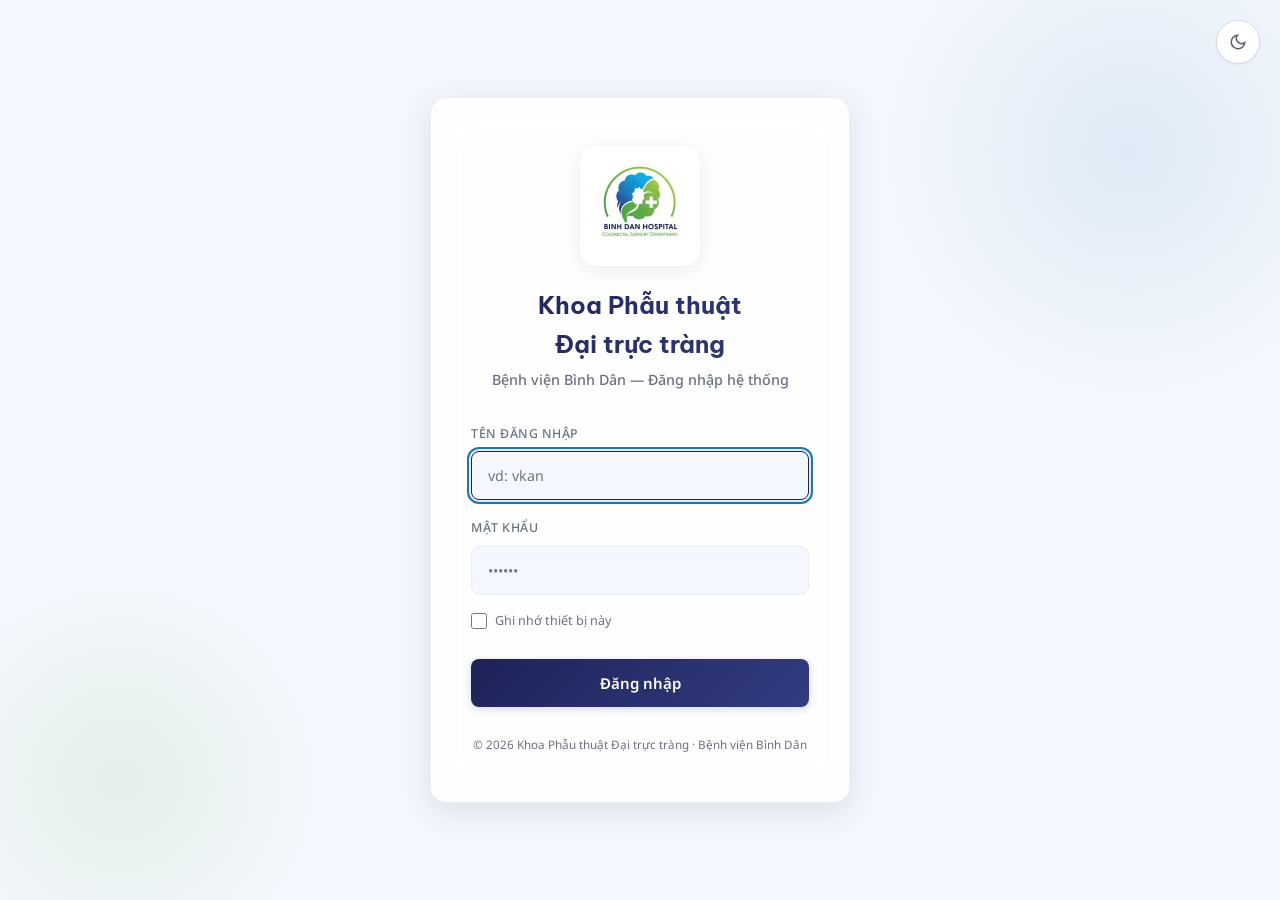
<file: index.html>
<!DOCTYPE html>
<html lang="vi">

<head>
    <!-- One-time cache migration — runs BEFORE any other script -->
    <script>
        (function () {
            var SCHEMA_MIGRATION_VER = '2609281105';
            var SW_BUILD_VER = '2611282010';
            window.SW_BUILD_VER = SW_BUILD_VER;
            var needMigration = localStorage.getItem('ptdtt_cache_ver') !== SCHEMA_MIGRATION_VER;
            var needSwUpdate = navigator.onLine !== false && localStorage.getItem('ptdtt_sw_build') !== SW_BUILD_VER;
            if (!needMigration && !needSwUpdate) return;
            localStorage.setItem('ptdtt_cache_ver', SCHEMA_MIGRATION_VER);
            localStorage.setItem('ptdtt_sw_build', SW_BUILD_VER);
            var hadController = Boolean(navigator.serviceWorker && navigator.serviceWorker.controller);
            // Nuke all service workers and caches
            if ('serviceWorker' in navigator) {
                navigator.serviceWorker.getRegistrations().then(function (regs) {
                    regs.forEach(function (r) { r.unregister(); });
                });
            }
            if ('caches' in window) {
                caches.keys().then(function (names) {
                    names.forEach(function (n) { caches.delete(n); });
                });
            }
            if (needMigration || hadController) {
                localStorage.removeItem('ptdtt_lastActivity');
                setTimeout(function () { location.reload(); }, 150);
            }
        })();
    </script>

    <meta charset="UTF-8">
    <meta name="viewport" content="width=device-width, initial-scale=1.0, viewport-fit=cover">
    <title>Khoa Phẫu thuật Đại trực tràng | Quản lý Khoa</title>
    <meta name="description" content="Hệ thống quản lý Khoa Phẫu thuật Đại trực tràng - Bệnh viện Bình Dân">
    <meta name="theme-color" content="#1D2357" media="(prefers-color-scheme: light)">
    <meta name="theme-color" content="#0C1022" media="(prefers-color-scheme: dark)">
    <meta name="apple-mobile-web-app-capable" content="yes">
    <meta name="apple-mobile-web-app-status-bar-style" content="black-translucent">
    <link rel="manifest" href="/manifest.json">
    <link rel="icon" href="img/favicon.ico" sizes="any">
    <link rel="icon" type="image/png" sizes="32x32" href="img/favicon-32.png">
    <link rel="apple-touch-icon" href="img/apple-touch-icon.png">
    <!-- P2.1: CSS bundle (26 files → 1 request). Build: bash build-css.sh -->
    <link rel="stylesheet" href="css/app.bundle.css?v=2611282010">
    <!-- U0 BUG-2: @keyframes shake + pulse chuyển vào base.css — xóa inline để tránh xung đột -->
    <!-- U0 Dark mode: set theme trước CSS bundle để tránh flash. Tôn trọng OS preference nếu chưa có saved theme -->
    <script>
        try {
            var _saved = localStorage.getItem('ptdtt_theme');
            var _t = _saved || (window.matchMedia && window.matchMedia('(prefers-color-scheme: dark)').matches ? 'dark' : 'light');
            document.documentElement.setAttribute('data-theme', _t);
        } catch (_) {}
    </script>
</head>

<body>
    <div id="app">
        <!-- Mobile-only top header -->
        <div class="mobile-header" id="mobile-header">
            <div class="mobile-header-left">
                <img src="img/logo-khoa.jpg" alt="Logo Khoa Phẫu thuật Đại trực tràng" class="mobile-header-logo">
                <span class="mobile-header-title" id="mobile-header-title">Tổng quan</span>
            </div>
            <div class="mobile-header-right" id="mobile-user-area">
                <!-- Populated by App.updateMobileHeader() -->
            </div>
        </div>
        <aside class="sidebar" id="sidebar">
            <div class="sidebar-logo">
                <div class="logo-icon">
                    <img src="img/logo-khoa.jpg" alt="Logo Khoa Phẫu thuật Đại trực tràng">
                </div>
                <div class="logo-text">
                    <span class="logo-title">Khoa Phẫu thuật</span>
                    <span class="logo-title">Đại trực tràng</span>
                </div>
            </div>
            <nav class="sidebar-nav" aria-label="Menu chính">
                <!-- Search button: / shortcut -->
                <button class="sidebar-search-btn" onclick="GlobalSearch.open()"
                    aria-label="Tìm kiếm" aria-keyshortcuts="/ Control+k Meta+k">
                    <svg viewBox="0 0 24 24" fill="none" stroke="currentColor" stroke-width="2" aria-hidden="true">
                        <circle cx="11" cy="11" r="8" />
                        <line x1="21" y1="21" x2="16.65" y2="16.65" />
                    </svg>
                    <span class="sidebar-search-label">Tìm kiếm...</span>
                    <span class="search-shortcut" aria-hidden="true">/ ⌘K</span>
                </button>
                <a role="button" tabindex="0" class="nav-item active" data-page="dashboard" id="nav-dashboard" aria-current="page" aria-label="Tổng quan" title="Tổng quan">
                    <svg class="nav-icon" width="20" height="20" viewBox="0 0 24 24" fill="none" stroke="currentColor" stroke-width="1.9" stroke-linecap="round" stroke-linejoin="round" aria-hidden="true">
                        <rect class="ni-fill" x="3" y="3" width="8" height="10" rx="2" fill="currentColor" stroke="none" />
                        <rect class="ni-fill" x="13" y="11" width="8" height="10" rx="2" fill="currentColor" stroke="none" />
                        <rect x="3" y="3" width="8" height="10" rx="2" />
                        <rect x="13" y="3" width="8" height="6" rx="2" />
                        <rect x="3" y="15" width="8" height="6" rx="2" />
                        <rect x="13" y="11" width="8" height="10" rx="2" />
                    </svg>
                    <span>Tổng quan</span>
                </a>
                <a role="button" tabindex="0" class="nav-item" data-page="surgery" id="nav-surgery" aria-label="Lịch mổ tuần" title="Lịch mổ tuần">
                    <svg class="nav-icon" width="20" height="20" viewBox="0 0 24 24" fill="none" stroke="currentColor" stroke-width="1.9" stroke-linecap="round" stroke-linejoin="round" aria-hidden="true">
                        <path class="ni-fill" d="M14.5 9.5L20.5 3.5C20.2 5.9 19.2 8.2 17.5 9.9L15.4 12L14.5 9.5Z" fill="currentColor" stroke="none" />
                        <path d="M3.5 20.5L13 11" />
                        <path d="M11.6 9.6L14.4 12.4L8.5 18.3C7.7 19.1 6.4 19.1 5.6 18.3C4.8 17.5 4.8 16.2 5.6 15.4L11.6 9.6Z" />
                        <path d="M14.4 9.6L20.5 3.5C20.3 6.1 19.2 8.4 17.4 10.2L14.4 12.4" />
                        <line x1="14" y1="20.5" x2="20.5" y2="20.5" stroke-dasharray="2.5 2.5" />
                    </svg>
                    <span>Lịch mổ tuần</span>
                </a>
                <a role="button" tabindex="0" class="nav-item" data-page="robot-schedule" id="nav-robot-schedule" aria-label="Điều phối Robot" title="Điều phối Robot">
                    <svg class="nav-icon" width="20" height="20" viewBox="0 0 24 24" fill="none" stroke="currentColor" stroke-width="1.9" stroke-linecap="round" stroke-linejoin="round" aria-hidden="true">
                        <rect class="ni-fill" x="4" y="7" width="16" height="12" rx="3.5" fill="currentColor" stroke="none" />
                        <rect x="4" y="7" width="16" height="12" rx="3.5" />
                        <path d="M12 7V4" />
                        <circle cx="12" cy="3" r="1.2" />
                        <path d="M2 12v2" />
                        <path d="M22 12v2" />
                        <circle cx="9.2" cy="12.5" r="1.3" fill="currentColor" stroke="none" />
                        <circle cx="14.8" cy="12.5" r="1.3" fill="currentColor" stroke="none" />
                        <path d="M9.5 16h5" />
                    </svg>
                    <span>Điều phối Robot</span>
                </a>
                <a role="button" tabindex="0" class="nav-item" data-page="surgery-approval" id="nav-surgery-approval" style="display:none" aria-label="Duyệt mổ khoa" title="Duyệt mổ khoa">
                    <svg class="nav-icon" width="20" height="20" viewBox="0 0 24 24" fill="none" stroke="currentColor" stroke-width="1.9" stroke-linecap="round" stroke-linejoin="round" aria-hidden="true">
                        <rect class="ni-fill" x="5" y="5" width="14" height="16" rx="2" fill="currentColor" stroke="none" />
                        <path d="M9 4.5H7a2 2 0 0 0-2 2V19a2 2 0 0 0 2 2h10a2 2 0 0 0 2-2V6.5a2 2 0 0 0-2-2h-2" />
                        <rect x="9" y="2.5" width="6" height="4" rx="1.2" />
                        <path d="M9 13.5l2.2 2.2 4.3-4.5" />
                    </svg>
                    <span>Duyệt mổ khoa</span>
                </a>
                <a role="button" tabindex="0" class="nav-item" data-page="rooms" id="nav-rooms" aria-label="Phòng bệnh" title="Phòng bệnh">
                    <svg class="nav-icon" width="20" height="20" viewBox="0 0 24 24" fill="none" stroke="currentColor" stroke-width="1.9" stroke-linecap="round" stroke-linejoin="round" aria-hidden="true">
                        <path class="ni-fill" d="M10 12.5h9a2 2 0 0 1 2 2V17H10v-4.5z" fill="currentColor" stroke="none" />
                        <path d="M12 3.5v4" />
                        <path d="M10 5.5h4" />
                        <path d="M3 10v10" />
                        <path d="M21 15v5" />
                        <path d="M3 17h18" />
                        <circle cx="6.5" cy="13.5" r="1.5" />
                        <path d="M10 17v-4.5h8.5a2.5 2.5 0 0 1 2.5 2.5V17" />
                    </svg>
                    <span>Phòng bệnh</span>
                </a>
                <a role="button" tabindex="0" class="nav-item" data-page="reports" id="nav-reports" aria-label="Báo cáo" title="Báo cáo">
                    <svg class="nav-icon" width="20" height="20" viewBox="0 0 24 24" fill="none" stroke="currentColor" stroke-width="1.9" stroke-linecap="round" stroke-linejoin="round" aria-hidden="true">
                        <path class="ni-fill" d="M14 3H7a2 2 0 0 0-2 2v14a2 2 0 0 0 2 2h10a2 2 0 0 0 2-2V8l-5-5z" fill="currentColor" stroke="none" />
                        <path d="M14 3H7a2 2 0 0 0-2 2v14a2 2 0 0 0 2 2h10a2 2 0 0 0 2-2V8l-5-5z" />
                        <polyline points="14 3 14 8 19 8" />
                        <line x1="8.5" y1="8.5" x2="10.5" y2="8.5" />
                        <line x1="8.5" y1="12.5" x2="15.5" y2="12.5" />
                        <line x1="8.5" y1="16.5" x2="13.5" y2="16.5" />
                    </svg>
                    <span>Báo cáo</span>
                </a>
                <a role="button" tabindex="0" class="nav-item" data-page="staff-tracking" id="nav-staff-tracking" aria-label="Theo dõi NV" title="Theo dõi NV">
                    <svg class="nav-icon" width="20" height="20" viewBox="0 0 24 24" fill="none" stroke="currentColor" stroke-width="1.9" stroke-linecap="round" stroke-linejoin="round" aria-hidden="true">
                        <circle class="ni-fill" cx="9" cy="7.5" r="3.5" fill="currentColor" stroke="none" />
                        <path class="ni-fill" d="M2.5 20v-1.5a4.5 4.5 0 0 1 4.5-4.5h4a4.5 4.5 0 0 1 4.5 4.5V20z" fill="currentColor" stroke="none" />
                        <circle cx="9" cy="7.5" r="3.5" />
                        <path d="M2.5 20v-1.5a4.5 4.5 0 0 1 4.5-4.5h4a4.5 4.5 0 0 1 4.5 4.5V20" />
                        <path d="M16 11.5l2 2 4-4" />
                    </svg>
                    <span>Theo dõi NV</span>
                </a>
                <a role="button" tabindex="0" class="nav-item" data-page="schedule" id="nav-schedule" aria-label="Phân công tuần" title="Phân công tuần">
                    <svg class="nav-icon" width="20" height="20" viewBox="0 0 24 24" fill="none" stroke="currentColor" stroke-width="1.9" stroke-linecap="round" stroke-linejoin="round" aria-hidden="true">
                        <path class="ni-fill" d="M3 6.5a2 2 0 0 1 2-2h14a2 2 0 0 1 2 2V9.5H3V6.5z" fill="currentColor" stroke="none" />
                        <circle class="ni-fill" cx="17" cy="16.5" r="4.2" fill="currentColor" stroke="none" />
                        <path d="M21 10.5V6.5a2 2 0 0 0-2-2H5a2 2 0 0 0-2 2v12a2 2 0 0 0 2 2h6.5" />
                        <path d="M8 2.5v3" />
                        <path d="M16 2.5v3" />
                        <path d="M3 9.5h18" />
                        <circle cx="17" cy="16.5" r="4.2" />
                        <path d="M17 14.5v2l1.4 1" />
                    </svg>
                    <span>Phân công tuần</span>
                </a>
                <a role="button" tabindex="0" class="nav-item" data-page="staff" id="nav-staff" aria-label="Nhân sự" title="Nhân sự">
                    <svg class="nav-icon" width="20" height="20" viewBox="0 0 24 24" fill="none" stroke="currentColor" stroke-width="1.9" stroke-linecap="round" stroke-linejoin="round" aria-hidden="true">
                        <circle class="ni-fill" cx="8.5" cy="7.5" r="3.5" fill="currentColor" stroke="none" />
                        <path class="ni-fill" d="M2 20v-1.5a4.5 4.5 0 0 1 4.5-4.5h4a4.5 4.5 0 0 1 4.5 4.5V20z" fill="currentColor" stroke="none" />
                        <circle cx="8.5" cy="7.5" r="3.5" />
                        <path d="M2 20v-1.5a4.5 4.5 0 0 1 4.5-4.5h4a4.5 4.5 0 0 1 4.5 4.5V20" />
                        <path d="M16 4.5a3.2 3.2 0 0 1 0 6.2" />
                        <path d="M22 20v-1.5a4 4 0 0 0-3-3.8" />
                    </svg>
                    <span>Nhân sự</span>
                </a>
                <a role="button" tabindex="0" class="nav-item" data-page="plans" id="nav-plans" aria-label="Kế hoạch" title="Kế hoạch">
                    <svg class="nav-icon" width="20" height="20" viewBox="0 0 24 24" fill="none" stroke="currentColor" stroke-width="1.9" stroke-linecap="round" stroke-linejoin="round" aria-hidden="true">
                        <path class="ni-fill" d="M3 6.5a2 2 0 0 1 2-2h14a2 2 0 0 1 2 2V9.5H3V6.5z" fill="currentColor" stroke="none" />
                        <rect x="3" y="4.5" width="18" height="16" rx="2.2" />
                        <path d="M8 2.5v3" />
                        <path d="M16 2.5v3" />
                        <path d="M3 9.5h18" />
                        <circle cx="8" cy="13.5" r="1" fill="currentColor" stroke="none" />
                        <line x1="11.5" y1="13.5" x2="16.5" y2="13.5" />
                        <circle cx="8" cy="17" r="1" fill="currentColor" stroke="none" />
                        <line x1="11.5" y1="17" x2="14.5" y2="17" />
                    </svg>
                    <span>Kế hoạch</span>
                </a>
                <a role="button" tabindex="0" class="nav-item" data-page="surgery-stats" id="nav-surgery-stats" aria-label="Thống kê PT" title="Thống kê PT">
                    <svg class="nav-icon" width="20" height="20" viewBox="0 0 24 24" fill="none" stroke="currentColor" stroke-width="1.9" stroke-linecap="round" stroke-linejoin="round" aria-hidden="true">
                        <rect class="ni-fill" x="5" y="14.5" width="3" height="5.5" rx="0.8" fill="currentColor" stroke="none" />
                        <rect class="ni-fill" x="10.5" y="12" width="3" height="8" rx="0.8" fill="currentColor" stroke="none" />
                        <rect class="ni-fill" x="16" y="9.5" width="3" height="10.5" rx="0.8" fill="currentColor" stroke="none" />
                        <path d="M3 20h18" />
                        <rect x="5" y="14.5" width="3" height="5.5" rx="0.8" />
                        <rect x="10.5" y="12" width="3" height="8" rx="0.8" />
                        <rect x="16" y="9.5" width="3" height="10.5" rx="0.8" />
                        <path d="M4.5 10.5L9.5 7l4 1.8L19.5 4" />
                        <path d="M16.5 4h3v3" />
                    </svg>
                    <span>Thống kê PT</span>
                </a>
                <a role="button" tabindex="0" class="nav-item" data-page="research" id="nav-research" aria-label="Sinh hoạt chuyên môn" title="Sinh hoạt chuyên môn">
                    <svg class="nav-icon" width="20" height="20" viewBox="0 0 24 24" fill="none" stroke="currentColor" stroke-width="1.9" stroke-linecap="round" stroke-linejoin="round" aria-hidden="true">
                        <rect class="ni-fill" x="3.5" y="4.5" width="17" height="11" rx="1.8" fill="currentColor" stroke="none" />
                        <path d="M2 4.5h20" />
                        <rect x="3.5" y="4.5" width="17" height="11" rx="1.8" />
                        <path d="M12 15.5v4.5" />
                        <path d="M8.5 20.5l3.5-3 3.5 3" />
                        <path d="M7.5 12l2.8-2.5 2.4 1.5 3.8-3" />
                    </svg>
                    <span>Sinh hoạt chuyên môn</span>
                </a>
                <a role="button" tabindex="0" class="nav-item" data-page="conferences" id="nav-conferences" aria-label="Hội nghị" title="Hội nghị">
                    <svg class="nav-icon" width="20" height="20" viewBox="0 0 24 24" fill="none" stroke="currentColor" stroke-width="1.9" stroke-linecap="round" stroke-linejoin="round" aria-hidden="true">
                        <circle class="ni-fill" cx="12" cy="12" r="9" fill="currentColor" stroke="none" />
                        <circle cx="12" cy="12" r="9" />
                        <ellipse cx="12" cy="12" rx="4" ry="9" />
                        <path d="M3 12h18" />
                        <path d="M5 7.5h14" />
                        <path d="M5 16.5h14" />
                    </svg>
                    <span>Hội nghị</span>
                </a>
                <a role="button" tabindex="0" class="nav-item" data-page="nckh" id="nav-nckh" style="display:none" aria-label="Nghiên cứu KH" title="Nghiên cứu KH">
                    <svg class="nav-icon" width="20" height="20" viewBox="0 0 24 24" fill="none" stroke="currentColor" stroke-width="1.9" stroke-linecap="round" stroke-linejoin="round" aria-hidden="true">
                        <path class="ni-fill" d="M2 9.5L12 4.5l10 5-10 5-10-5z" fill="currentColor" stroke="none" />
                        <path d="M2 9.5L12 4.5l10 5-10 5-10-5z" />
                        <path d="M6 11.8v4.7c0 1.4 2.7 3 6 3s6-1.6 6-3v-4.7" />
                        <path d="M21 10v6" />
                        <circle cx="21" cy="16.8" r="1" fill="currentColor" stroke="none" />
                    </svg>
                    <span>Nghiên cứu KH</span>
                </a>
                <a role="button" tabindex="-1" class="nav-item" data-page="patients" id="nav-patients" style="display:none" aria-hidden="true">
                    <span>Bệnh nhân</span>
                </a>
            </nav>
            <div class="sidebar-footer" id="sidebar-footer">
                <!-- U2: Dark mode toggle — xuất hiện cả khi chưa login để user có thể chọn theme trước -->
                <button
                    id="theme-toggle-btn"
                    class="theme-toggle-btn"
                    onclick="App.toggleTheme()"
                    aria-pressed="false"
                    aria-label="Giao diện tối"
                    title="Giao diện tối">
                    <!-- Icon được render bởi App._updateThemeToggleUI() -->
                    <svg width="16" height="16" viewBox="0 0 24 24" fill="none" stroke="currentColor" stroke-width="2" aria-hidden="true">
                        <path d="M21 12.79A9 9 0 1 1 11.21 3 7 7 0 0 0 21 12.79z"/>
                    </svg>
                </button>
                <!-- Dynamic user info rendered by App -->
            </div>
        </aside>

        <main class="main-content" id="main-content">
            <!-- Pages are rendered here by JS -->
        </main>
    </div>

    <!-- Modal Container -->
    <div class="modal-overlay" id="modal-overlay" aria-hidden="true">
        <div class="modal" id="modal" role="dialog" aria-modal="true" aria-labelledby="modal-title">
            <div class="modal-header">
                <h3 class="modal-title" id="modal-title"></h3>
                <button class="modal-close" id="modal-close" aria-label="Đóng"><span aria-hidden="true">&times;</span></button>
            </div>
            <div class="modal-body" id="modal-body"></div>
        </div>
    </div>
    <div id="robot-pctxh-print-root" aria-hidden="true"></div>

    <!-- Core: defer — execute in order after DOM parsed -->
    <script defer src="js/data.js?v=2611282010"></script>
    <script defer src="js/store.js?v=2611282010"></script>
    <script defer src="js/auth.js?v=2611282010"></script>
    <script defer src="js/staff-photos.js?v=2611282010"></script>
    <script defer src="js/utils.js?v=2611282010"></script>

    <!-- Page modules: defer — loaded after DOM ready, in document order -->
    <script>
        var REQUIRED_VER = '2611282010';
        if (typeof window !== 'undefined') window.REQUIRED_VER = REQUIRED_VER;
    </script>
    <script defer src="js/surgery-metrics.js?v=2611282010"></script>
    <script defer src="js/dashboard.js?v=2611282010"></script>
    <script defer src="js/staff.js?v=2611282010"></script>
    <script defer src="js/staff-tracking.js?v=2611282010"></script>
    <script defer src="js/tasks.js?v=2611282010"></script>
    <script defer src="js/plans.js?v=2611282010"></script>
    <script defer src="js/patients.js?v=2611282010"></script>
    <script defer src="js/schedule.js?v=2611282010"></script>
    <script defer src="js/surgery.js?v=2611282010"></script>
    <script defer src="js/robot-schedule.js?v=2611282010"></script>
    <script defer src="js/surgery-approval.js?v=2611282010"></script>
    <script defer src="js/emr.js?v=2611282010"></script>
    <script defer src="js/surgery-stats.js?v=2611282010"></script>
    <script defer src="js/research.js?v=2611282010"></script>
    <script defer src="js/conferences.js?v=2611282010"></script>
    <script defer src="js/nckh.js?v=2611282010"></script>
    <script defer src="js/reports.js?v=2611282010"></script>
    <script defer src="js/rooms.js?v=2611282010"></script>
    <script defer src="js/notifications.js?v=2611282010"></script>
    <script defer src="js/search.js?v=2611282010"></script>
    <script defer src="js/onboarding.js?v=2611282010"></script>
    <script defer src="js/audit-log.js?v=2611282010"></script>
    <!-- app.js must be last — initializes after all page modules -->
    <script defer src="js/app.js?v=2611282010"></script>

    <!-- Offline Banner -->
    <div id="offline-banner"
        style="display:none;position:fixed;top:0;left:0;right:0;z-index:9998;background:linear-gradient(135deg,#f59e0b,#ef4444);color:#fff;text-align:center;padding:8px 16px;font-size:0.82rem;font-weight:600;font-family:'Noto Sans',system-ui,sans-serif">
        ⚠️ Đang offline — Dữ liệu có thể chưa cập nhật. Kiểm tra kết nối mạng.
    </div>

    <!-- PWA Service Worker Registration -->
    <script>
        if ('serviceWorker' in navigator) {
            let swControllerRefreshing = false;

            navigator.serviceWorker.addEventListener('controllerchange', () => {
                if (swControllerRefreshing) return;
                swControllerRefreshing = true;
            });

            window.addEventListener('load', async () => {
                try {
                    const reg = await navigator.serviceWorker.register('/sw.js', { updateViaCache: 'none' });
                    if (reg.waiting) { reg.waiting.postMessage({ type: 'SKIP_WAITING' }); }
                    reg.update();
                } catch (e) { console.log('SW registration failed:', e); }
            });
        }
        // Offline/Online banner
        function updateOnlineStatus() {
            const banner = document.getElementById('offline-banner');
            if (banner) banner.style.display = navigator.onLine ? 'none' : 'block';
        }
        window.addEventListener('online', updateOnlineStatus);
        window.addEventListener('offline', updateOnlineStatus);
        window.addEventListener('load', updateOnlineStatus);
    </script>
</body>

</html>
</file>
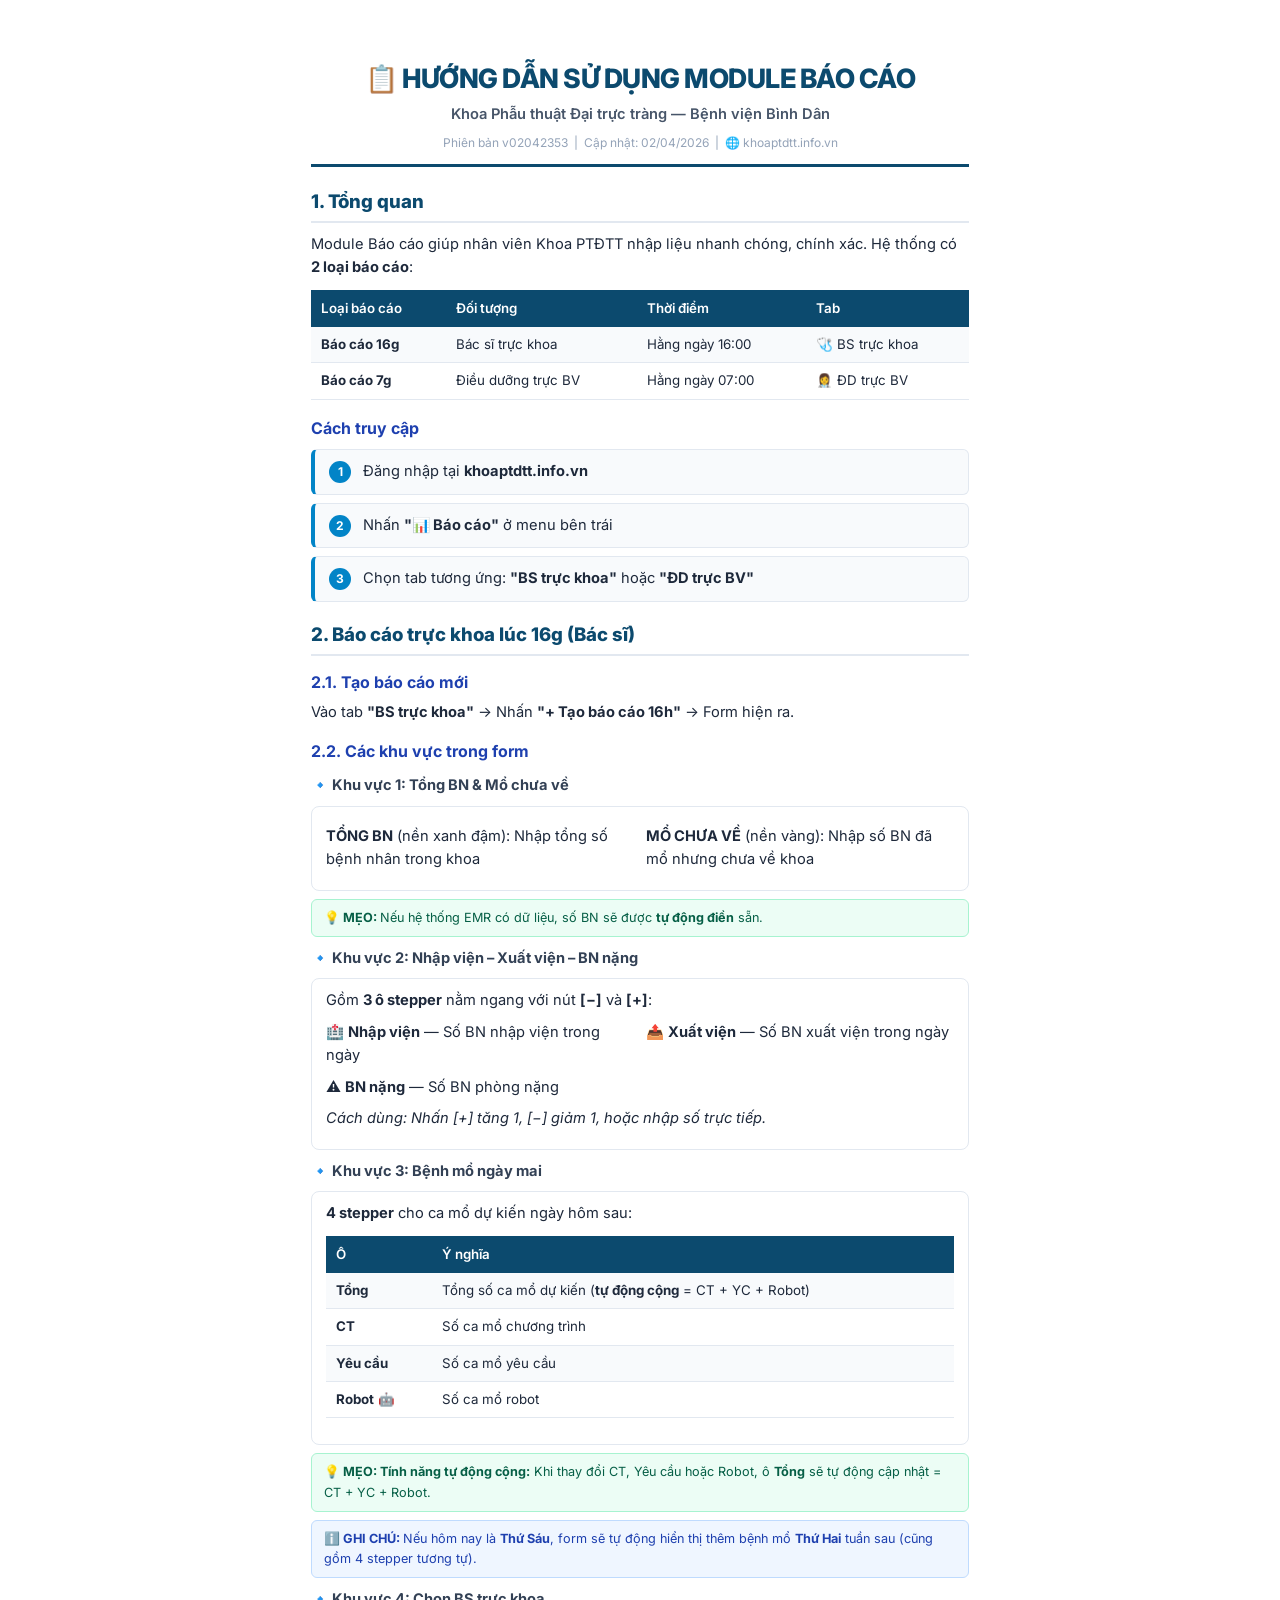
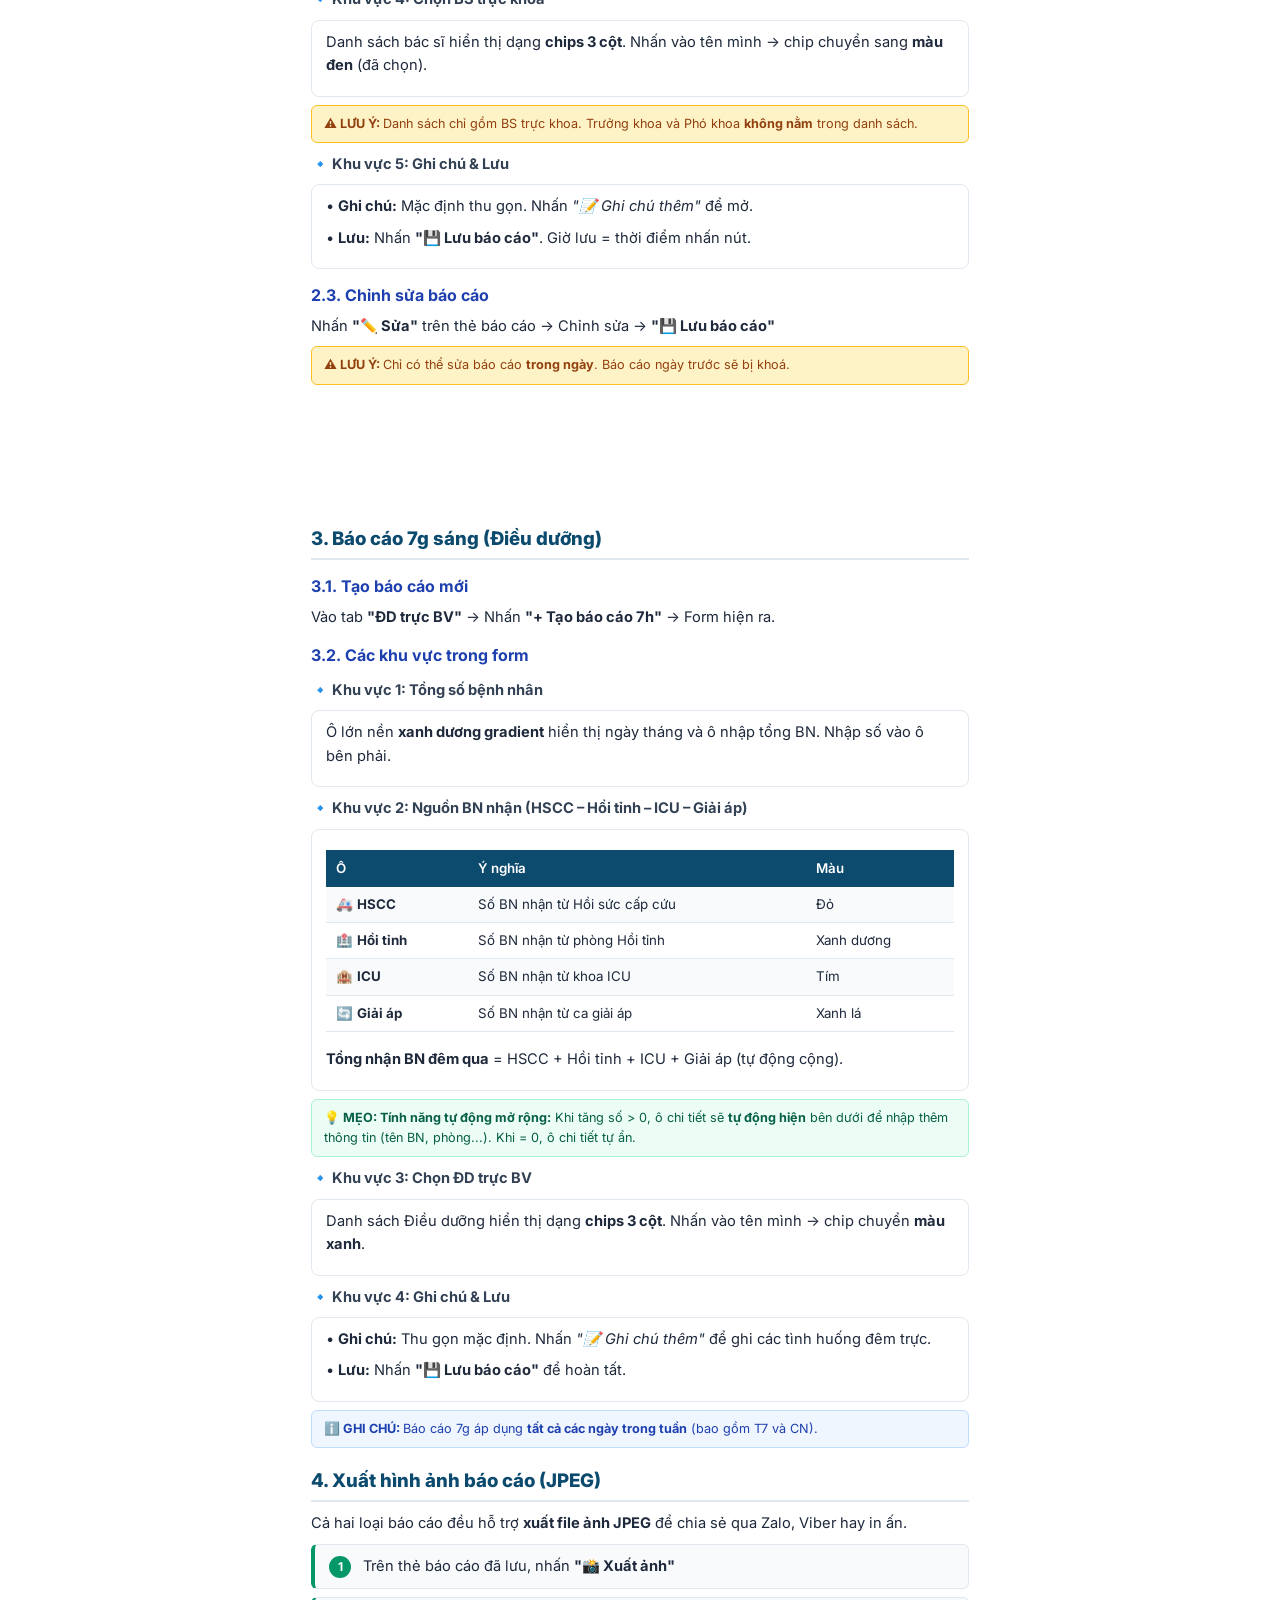
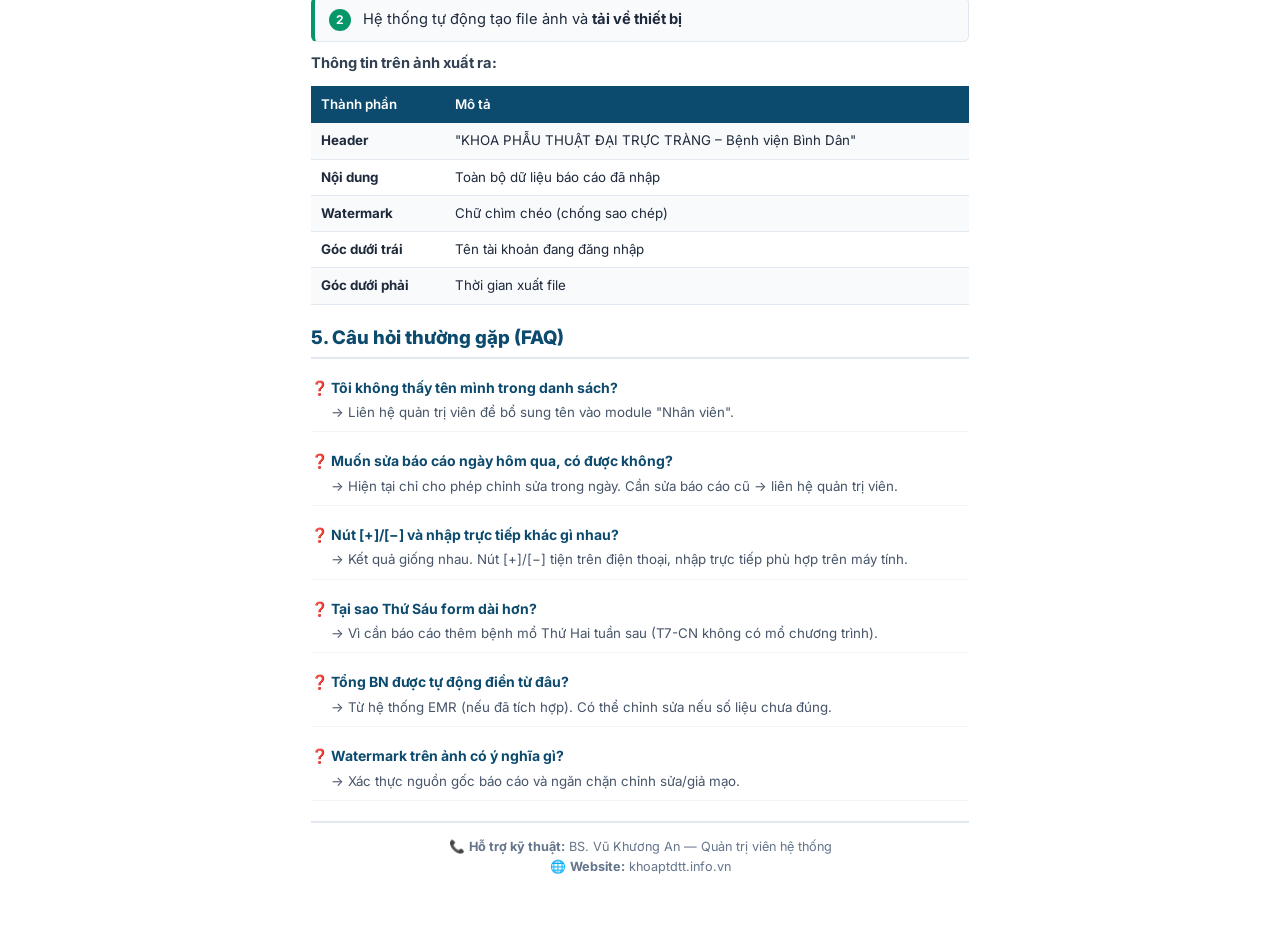
<file: huong_dan_bao_cao.html>
<!DOCTYPE html>
<html lang="vi">
<head>
<meta charset="UTF-8">
<title>Hướng dẫn sử dụng Module Báo cáo — Khoa PTĐTT</title>
<style>
  @import url('https://fonts.googleapis.com/css2?family=Inter:wght@400;600;700;800&display=swap');
  
  * { margin: 0; padding: 0; box-sizing: border-box; }
  
  body {
    font-family: 'Inter', sans-serif;
    color: #1e293b;
    background: #fff;
    font-size: 11pt;
    line-height: 1.6;
    padding: 0;
  }
  
  .page {
    max-width: 210mm;
    margin: 0 auto;
    padding: 15mm 18mm;
    page-break-after: always;
  }
  .page:last-child { page-break-after: auto; }
  
  .header {
    text-align: center;
    padding-bottom: 12px;
    border-bottom: 3px solid #0c4a6e;
    margin-bottom: 20px;
  }
  .header h1 {
    font-size: 20pt;
    font-weight: 800;
    color: #0c4a6e;
    margin-bottom: 4px;
    letter-spacing: -0.5px;
  }
  .header .sub {
    font-size: 11pt;
    color: #475569;
    font-weight: 600;
  }
  .header .meta {
    font-size: 9pt;
    color: #94a3b8;
    margin-top: 6px;
  }
  
  h2 {
    font-size: 14pt;
    font-weight: 800;
    color: #0c4a6e;
    margin: 18px 0 10px;
    padding-bottom: 4px;
    border-bottom: 2px solid #e2e8f0;
  }
  
  h3 {
    font-size: 12pt;
    font-weight: 700;
    color: #1e40af;
    margin: 14px 0 6px;
  }
  
  h4 {
    font-size: 11pt;
    font-weight: 700;
    color: #334155;
    margin: 10px 0 4px;
  }
  
  p { margin-bottom: 8px; }
  
  .overview-table {
    width: 100%;
    border-collapse: collapse;
    margin: 10px 0 16px;
    font-size: 10pt;
  }
  .overview-table th {
    background: #0c4a6e;
    color: #fff;
    padding: 8px 10px;
    text-align: left;
    font-weight: 600;
  }
  .overview-table td {
    padding: 7px 10px;
    border-bottom: 1px solid #e2e8f0;
  }
  .overview-table tr:nth-child(even) td {
    background: #f8fafc;
  }
  
  .step-box {
    background: #f8fafc;
    border: 1px solid #e2e8f0;
    border-left: 4px solid #0284c7;
    border-radius: 6px;
    padding: 10px 14px;
    margin: 8px 0;
  }
  .step-box.green { border-left-color: #059669; }
  .step-box.amber { border-left-color: #d97706; }
  .step-box.red { border-left-color: #dc2626; }
  .step-box.purple { border-left-color: #7c3aed; }
  
  .step-num {
    display: inline-block;
    background: #0284c7;
    color: #fff;
    width: 22px;
    height: 22px;
    border-radius: 50%;
    text-align: center;
    font-size: 9pt;
    font-weight: 700;
    line-height: 22px;
    margin-right: 8px;
  }
  .step-box.green .step-num { background: #059669; }
  
  .zone {
    background: #fff;
    border: 1px solid #e2e8f0;
    border-radius: 8px;
    padding: 10px 14px;
    margin: 8px 0;
  }
  .zone-title {
    font-weight: 700;
    font-size: 10.5pt;
    color: #0369a1;
    margin-bottom: 4px;
  }
  .zone-title.teal { color: #0d9488; }
  
  .tip {
    background: #ecfdf5;
    border: 1px solid #a7f3d0;
    border-radius: 6px;
    padding: 8px 12px;
    font-size: 9.5pt;
    color: #065f46;
    margin: 8px 0;
  }
  .tip::before { content: "💡 MẸO: "; font-weight: 700; }
  
  .warning {
    background: #fef3c7;
    border: 1px solid #fbbf24;
    border-radius: 6px;
    padding: 8px 12px;
    font-size: 9.5pt;
    color: #92400e;
    margin: 8px 0;
  }
  .warning::before { content: "⚠️ LƯU Ý: "; font-weight: 700; }
  
  .note {
    background: #eff6ff;
    border: 1px solid #bfdbfe;
    border-radius: 6px;
    padding: 8px 12px;
    font-size: 9.5pt;
    color: #1e40af;
    margin: 8px 0;
  }
  .note::before { content: "ℹ️ GHI CHÚ: "; font-weight: 700; }
  
  .two-col {
    display: grid;
    grid-template-columns: 1fr 1fr;
    gap: 12px;
    margin: 8px 0;
  }
  
  .faq-item {
    margin: 10px 0;
    padding: 8px 0;
    border-bottom: 1px solid #f1f5f9;
  }
  .faq-q {
    font-weight: 700;
    color: #0c4a6e;
    font-size: 10.5pt;
    margin-bottom: 3px;
  }
  .faq-a {
    color: #475569;
    font-size: 10pt;
    padding-left: 20px;
  }
  
  .footer {
    text-align: center;
    padding-top: 14px;
    border-top: 2px solid #e2e8f0;
    margin-top: 20px;
    font-size: 9.5pt;
    color: #64748b;
  }
  
  @media print {
    body { padding: 0; }
    .page { padding: 10mm 15mm; }
  }
</style>
</head>
<body>

<!-- PAGE 1 -->
<div class="page">
  <div class="header">
    <h1>📋 HƯỚNG DẪN SỬ DỤNG MODULE BÁO CÁO</h1>
    <div class="sub">Khoa Phẫu thuật Đại trực tràng — Bệnh viện Bình Dân</div>
    <div class="meta">Phiên bản v02042353 &nbsp;|&nbsp; Cập nhật: 02/04/2026 &nbsp;|&nbsp; 🌐 khoaptdtt.info.vn</div>
  </div>

  <h2>1. Tổng quan</h2>
  <p>Module Báo cáo giúp nhân viên Khoa PTĐTT nhập liệu nhanh chóng, chính xác. Hệ thống có <strong>2 loại báo cáo</strong>:</p>
  
  <table class="overview-table">
    <tr><th>Loại báo cáo</th><th>Đối tượng</th><th>Thời điểm</th><th>Tab</th></tr>
    <tr><td><strong>Báo cáo 16g</strong></td><td>Bác sĩ trực khoa</td><td>Hằng ngày 16:00</td><td>🩺 BS trực khoa</td></tr>
    <tr><td><strong>Báo cáo 7g</strong></td><td>Điều dưỡng trực BV</td><td>Hằng ngày 07:00</td><td>👩‍⚕️ ĐD trực BV</td></tr>
  </table>
  
  <h3>Cách truy cập</h3>
  <div class="step-box">
    <span class="step-num">1</span> Đăng nhập tại <strong>khoaptdtt.info.vn</strong>
  </div>
  <div class="step-box">
    <span class="step-num">2</span> Nhấn <strong>"📊 Báo cáo"</strong> ở menu bên trái
  </div>
  <div class="step-box">
    <span class="step-num">3</span> Chọn tab tương ứng: <strong>"BS trực khoa"</strong> hoặc <strong>"ĐD trực BV"</strong>
  </div>

  <h2>2. Báo cáo trực khoa lúc 16g (Bác sĩ)</h2>
  
  <h3>2.1. Tạo báo cáo mới</h3>
  <p>Vào tab <strong>"BS trực khoa"</strong> → Nhấn <strong>"+ Tạo báo cáo 16h"</strong> → Form hiện ra.</p>

  <h3>2.2. Các khu vực trong form</h3>
  
  <h4>🔹 Khu vực 1: Tổng BN & Mổ chưa về</h4>
  <div class="zone">
    <div class="two-col">
      <div><strong>TỔNG BN</strong> (nền xanh đậm): Nhập tổng số bệnh nhân trong khoa</div>
      <div><strong>MỔ CHƯA VỀ</strong> (nền vàng): Nhập số BN đã mổ nhưng chưa về khoa</div>
    </div>
  </div>
  <div class="tip">Nếu hệ thống EMR có dữ liệu, số BN sẽ được <strong>tự động điền</strong> sẵn.</div>

  <h4>🔹 Khu vực 2: Nhập viện – Xuất viện – BN nặng</h4>
  <div class="zone">
    <p>Gồm <strong>3 ô stepper</strong> nằm ngang với nút <strong>[−]</strong> và <strong>[+]</strong>:</p>
    <div class="two-col">
      <div>🏥 <strong>Nhập viện</strong> — Số BN nhập viện trong ngày</div>
      <div>📤 <strong>Xuất viện</strong> — Số BN xuất viện trong ngày</div>
    </div>
    <p>⚠️ <strong>BN nặng</strong> — Số BN phòng nặng</p>
    <p><em>Cách dùng: Nhấn [+] tăng 1, [−] giảm 1, hoặc nhập số trực tiếp.</em></p>
  </div>

  <h4>🔹 Khu vực 3: Bệnh mổ ngày mai</h4>
  <div class="zone">
    <p><strong>4 stepper</strong> cho ca mổ dự kiến ngày hôm sau:</p>
    <table class="overview-table">
      <tr><th>Ô</th><th>Ý nghĩa</th></tr>
      <tr><td><strong>Tổng</strong></td><td>Tổng số ca mổ dự kiến (<strong>tự động cộng</strong> = CT + YC + Robot)</td></tr>
      <tr><td><strong>CT</strong></td><td>Số ca mổ chương trình</td></tr>
      <tr><td><strong>Yêu cầu</strong></td><td>Số ca mổ yêu cầu</td></tr>
      <tr><td><strong>Robot</strong> 🤖</td><td>Số ca mổ robot</td></tr>
    </table>
  </div>
  <div class="tip"><strong>Tính năng tự động cộng:</strong> Khi thay đổi CT, Yêu cầu hoặc Robot, ô <strong>Tổng</strong> sẽ tự động cập nhật = CT + YC + Robot.</div>
  <div class="note">Nếu hôm nay là <strong>Thứ Sáu</strong>, form sẽ tự động hiển thị thêm bệnh mổ <strong>Thứ Hai</strong> tuần sau (cũng gồm 4 stepper tương tự).</div>

  <h4>🔹 Khu vực 4: Chọn BS trực khoa</h4>
  <div class="zone">
    <p>Danh sách bác sĩ hiển thị dạng <strong>chips 3 cột</strong>. Nhấn vào tên mình → chip chuyển sang <strong>màu đen</strong> (đã chọn).</p>
  </div>
  <div class="warning">Danh sách chỉ gồm BS trực khoa. Trưởng khoa và Phó khoa <strong>không nằm</strong> trong danh sách.</div>

  <h4>🔹 Khu vực 5: Ghi chú & Lưu</h4>
  <div class="zone">
    <p>• <strong>Ghi chú:</strong> Mặc định thu gọn. Nhấn <em>"📝 Ghi chú thêm"</em> để mở.</p>
    <p>• <strong>Lưu:</strong> Nhấn <strong>"💾 Lưu báo cáo"</strong>. Giờ lưu = thời điểm nhấn nút.</p>
  </div>

  <h3>2.3. Chỉnh sửa báo cáo</h3>
  <p>Nhấn <strong>"✏️ Sửa"</strong> trên thẻ báo cáo → Chỉnh sửa → <strong>"💾 Lưu báo cáo"</strong></p>
  <div class="warning">Chỉ có thể sửa báo cáo <strong>trong ngày</strong>. Báo cáo ngày trước sẽ bị khoá.</div>
</div>

<!-- PAGE 2 -->
<div class="page">
  <h2>3. Báo cáo 7g sáng (Điều dưỡng)</h2>
  
  <h3>3.1. Tạo báo cáo mới</h3>
  <p>Vào tab <strong>"ĐD trực BV"</strong> → Nhấn <strong>"+ Tạo báo cáo 7h"</strong> → Form hiện ra.</p>

  <h3>3.2. Các khu vực trong form</h3>
  
  <h4>🔹 Khu vực 1: Tổng số bệnh nhân</h4>
  <div class="zone">
    <p>Ô lớn nền <strong>xanh dương gradient</strong> hiển thị ngày tháng và ô nhập tổng BN. Nhập số vào ô bên phải.</p>
  </div>

  <h4>🔹 Khu vực 2: Nguồn BN nhận (HSCC – Hồi tỉnh – ICU – Giải áp)</h4>
  <div class="zone">
    <table class="overview-table">
      <tr><th>Ô</th><th>Ý nghĩa</th><th>Màu</th></tr>
      <tr><td>🚑 <strong>HSCC</strong></td><td>Số BN nhận từ Hồi sức cấp cứu</td><td>Đỏ</td></tr>
      <tr><td>🏥 <strong>Hồi tỉnh</strong></td><td>Số BN nhận từ phòng Hồi tỉnh</td><td>Xanh dương</td></tr>
      <tr><td>🏨 <strong>ICU</strong></td><td>Số BN nhận từ khoa ICU</td><td>Tím</td></tr>
      <tr><td>🔄 <strong>Giải áp</strong></td><td>Số BN nhận từ ca giải áp</td><td>Xanh lá</td></tr>
    </table>
    <p style="margin-top:6px"><strong>Tổng nhận BN đêm qua</strong> = HSCC + Hồi tỉnh + ICU + Giải áp (tự động cộng).</p>
  </div>
  
  <div class="tip"><strong>Tính năng tự động mở rộng:</strong> Khi tăng số > 0, ô chi tiết sẽ <strong>tự động hiện</strong> bên dưới để nhập thêm thông tin (tên BN, phòng...). Khi = 0, ô chi tiết tự ẩn.</div>

  <h4>🔹 Khu vực 3: Chọn ĐD trực BV</h4>
  <div class="zone">
    <p>Danh sách Điều dưỡng hiển thị dạng <strong>chips 3 cột</strong>. Nhấn vào tên mình → chip chuyển <strong>màu xanh</strong>.</p>
  </div>

  <h4>🔹 Khu vực 4: Ghi chú & Lưu</h4>
  <div class="zone">
    <p>• <strong>Ghi chú:</strong> Thu gọn mặc định. Nhấn <em>"📝 Ghi chú thêm"</em> để ghi các tình huống đêm trực.</p>
    <p>• <strong>Lưu:</strong> Nhấn <strong>"💾 Lưu báo cáo"</strong> để hoàn tất.</p>
  </div>

  <div class="note">Báo cáo 7g áp dụng <strong>tất cả các ngày trong tuần</strong> (bao gồm T7 và CN).</div>

  <h2>4. Xuất hình ảnh báo cáo (JPEG)</h2>
  <p>Cả hai loại báo cáo đều hỗ trợ <strong>xuất file ảnh JPEG</strong> để chia sẻ qua Zalo, Viber hay in ấn.</p>
  
  <div class="step-box green">
    <span class="step-num" style="background:#059669">1</span> Trên thẻ báo cáo đã lưu, nhấn <strong>"📸 Xuất ảnh"</strong>
  </div>
  <div class="step-box green">
    <span class="step-num" style="background:#059669">2</span> Hệ thống tự động tạo file ảnh và <strong>tải về thiết bị</strong>
  </div>

  <h4>Thông tin trên ảnh xuất ra:</h4>
  <table class="overview-table">
    <tr><th>Thành phần</th><th>Mô tả</th></tr>
    <tr><td><strong>Header</strong></td><td>"KHOA PHẪU THUẬT ĐẠI TRỰC TRÀNG – Bệnh viện Bình Dân"</td></tr>
    <tr><td><strong>Nội dung</strong></td><td>Toàn bộ dữ liệu báo cáo đã nhập</td></tr>
    <tr><td><strong>Watermark</strong></td><td>Chữ chìm chéo (chống sao chép)</td></tr>
    <tr><td><strong>Góc dưới trái</strong></td><td>Tên tài khoản đang đăng nhập</td></tr>
    <tr><td><strong>Góc dưới phải</strong></td><td>Thời gian xuất file</td></tr>
  </table>

  <h2>5. Câu hỏi thường gặp (FAQ)</h2>
  
  <div class="faq-item">
    <div class="faq-q">❓ Tôi không thấy tên mình trong danh sách?</div>
    <div class="faq-a">→ Liên hệ quản trị viên để bổ sung tên vào module "Nhân viên".</div>
  </div>
  <div class="faq-item">
    <div class="faq-q">❓ Muốn sửa báo cáo ngày hôm qua, có được không?</div>
    <div class="faq-a">→ Hiện tại chỉ cho phép chỉnh sửa trong ngày. Cần sửa báo cáo cũ → liên hệ quản trị viên.</div>
  </div>
  <div class="faq-item">
    <div class="faq-q">❓ Nút [+]/[−] và nhập trực tiếp khác gì nhau?</div>
    <div class="faq-a">→ Kết quả giống nhau. Nút [+]/[−] tiện trên điện thoại, nhập trực tiếp phù hợp trên máy tính.</div>
  </div>
  <div class="faq-item">
    <div class="faq-q">❓ Tại sao Thứ Sáu form dài hơn?</div>
    <div class="faq-a">→ Vì cần báo cáo thêm bệnh mổ Thứ Hai tuần sau (T7-CN không có mổ chương trình).</div>
  </div>
  <div class="faq-item">
    <div class="faq-q">❓ Tổng BN được tự động điền từ đâu?</div>
    <div class="faq-a">→ Từ hệ thống EMR (nếu đã tích hợp). Có thể chỉnh sửa nếu số liệu chưa đúng.</div>
  </div>
  <div class="faq-item">
    <div class="faq-q">❓ Watermark trên ảnh có ý nghĩa gì?</div>
    <div class="faq-a">→ Xác thực nguồn gốc báo cáo và ngăn chặn chỉnh sửa/giả mạo.</div>
  </div>

  <div class="footer">
    📞 <strong>Hỗ trợ kỹ thuật:</strong> BS. Vũ Khương An — Quản trị viên hệ thống<br>
    🌐 <strong>Website:</strong> khoaptdtt.info.vn
  </div>
</div>

</body>
</html>
</file>
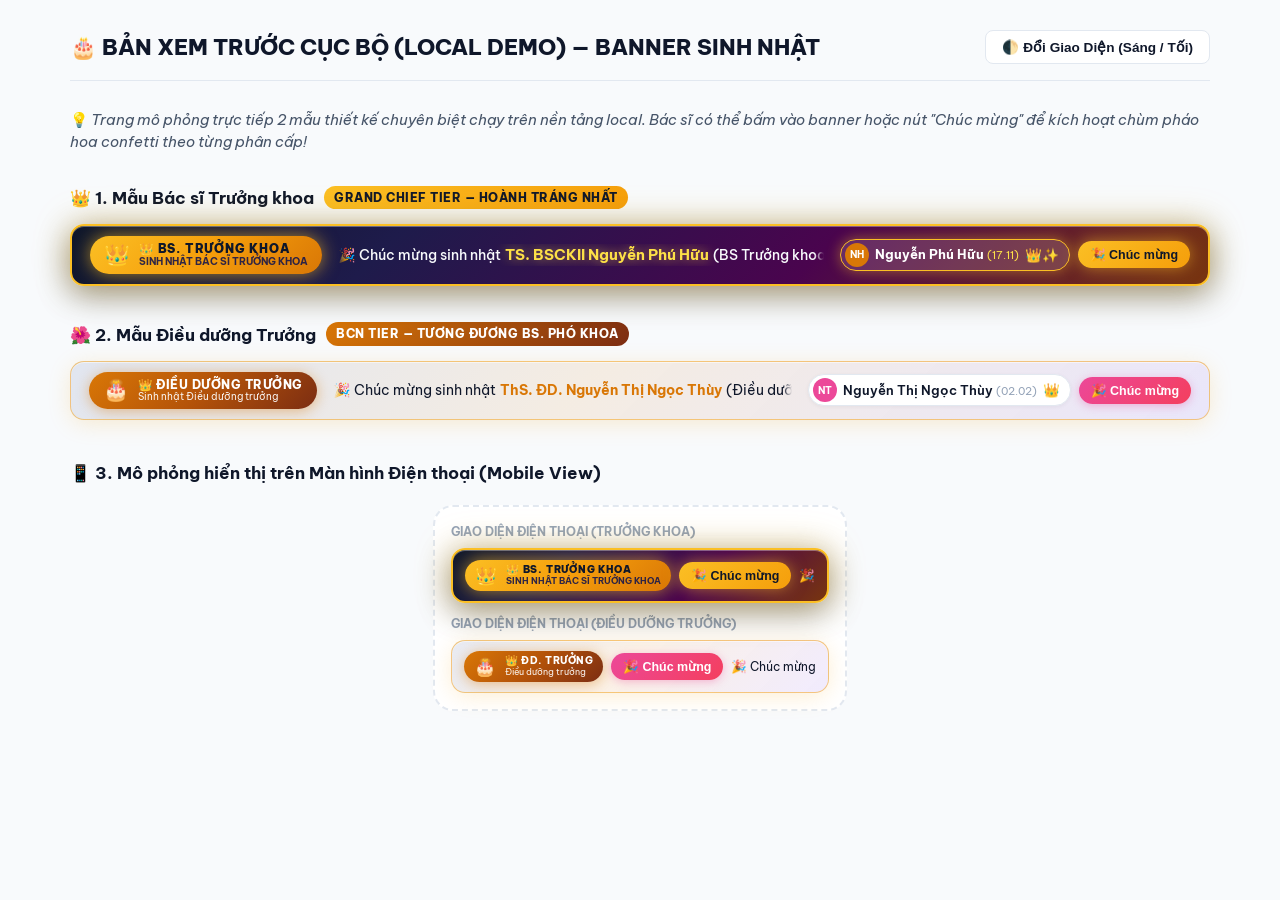
<file: preview_birthday_tiers.html>
<!DOCTYPE html>
<html lang="vi">
<head>
    <meta charset="UTF-8">
    <meta name="viewport" content="width=device-width, initial-scale=1.0">
    <title>Xem Trước Mẫu Banner Sinh Nhật — Trưởng Khoa & Điều Dưỡng Trưởng</title>
    <link rel="preconnect" href="https://fonts.googleapis.com">
    <link rel="preconnect" href="https://fonts.gstatic.com" crossorigin>
    <link href="https://fonts.googleapis.com/css2?family=Be+Vietnam+Pro:wght@400;500;600;700;800;900&family=Noto+Sans:wght@400;500;600;700&display=swap" rel="stylesheet">
    <style>
        :root {
            --bg-primary: #f8fafc;
            --bg-secondary: #ffffff;
            --bg-tertiary: #f1f5f9;
            --text-primary: #0f172a;
            --text-secondary: #475569;
            --text-muted: #94a3b8;
            --border: #e2e8f0;
            --primary: #0ea5e9;
            --border-radius: 14px;
            --transition-normal: 0.25s ease;
        }

        [data-theme="dark"] {
            --bg-primary: #0b0f19;
            --bg-secondary: #111827;
            --bg-tertiary: #1f2937;
            --text-primary: #f8fafc;
            --text-secondary: #cbd5e1;
            --text-muted: #64748b;
            --border: #374151;
        }

        * {
            box-sizing: border-box;
            margin: 0;
            padding: 0;
        }

        body {
            font-family: 'Be Vietnam Pro', -apple-system, BlinkMacSystemFont, 'Segoe UI', Roboto, sans-serif;
            background-color: var(--bg-primary);
            color: var(--text-primary);
            padding: 30px 20px;
            transition: background-color 0.3s ease, color 0.3s ease;
            line-height: 1.5;
        }

        .container {
            max-width: 1140px;
            margin: 0 auto;
        }

        .header-bar {
            display: flex;
            justify-content: space-between;
            align-items: center;
            margin-bottom: 28px;
            padding-bottom: 16px;
            border-bottom: 1px solid var(--border);
            flex-wrap: wrap;
            gap: 12px;
        }

        .header-title {
            font-size: 1.35rem;
            font-weight: 800;
            color: var(--text-primary);
            display: flex;
            align-items: center;
            gap: 8px;
        }

        .header-controls {
            display: flex;
            gap: 10px;
        }

        .btn-toggle {
            padding: 8px 16px;
            border-radius: 8px;
            border: 1px solid var(--border);
            background: var(--bg-secondary);
            color: var(--text-primary);
            font-weight: 600;
            font-size: 0.85rem;
            cursor: pointer;
            transition: all 0.2s ease;
            display: inline-flex;
            align-items: center;
            gap: 6px;
        }
        .btn-toggle:hover {
            background: var(--bg-tertiary);
            border-color: var(--text-muted);
        }

        .section-label {
            display: flex;
            align-items: center;
            gap: 10px;
            margin: 32px 0 14px;
            font-size: 1.05rem;
            font-weight: 700;
        }

        .tier-tag {
            font-size: 0.72rem;
            font-weight: 800;
            text-transform: uppercase;
            padding: 3px 10px;
            border-radius: 20px;
            letter-spacing: 0.5px;
        }
        .tier-tag.chief {
            background: linear-gradient(135deg, #fbbf24, #f59e0b);
            color: #0f172a;
        }
        .tier-tag.bcn {
            background: linear-gradient(135deg, #d97706, #7c2d12);
            color: #ffffff;
        }

        /* ===== BIRTHDAY CELEBRATION BANNER CSS ===== */
        .birthday-banner {
            position: relative;
            margin-bottom: 24px;
            border-radius: var(--border-radius, 14px);
            background: linear-gradient(135deg, rgba(236, 72, 153, 0.08) 0%, rgba(245, 158, 11, 0.08) 45%, rgba(139, 92, 246, 0.08) 100%);
            border: 1px solid rgba(236, 72, 153, 0.28);
            box-shadow: 0 4px 20px -2px rgba(236, 72, 153, 0.12), inset 0 1px 0 rgba(255, 255, 255, 0.4);
            overflow: hidden;
            transition: box-shadow var(--transition-normal), transform var(--transition-normal);
        }
        .birthday-banner:hover {
            box-shadow: 0 6px 24px -2px rgba(236, 72, 153, 0.2);
        }
        [data-theme="dark"] .birthday-banner {
            background: linear-gradient(135deg, rgba(236, 72, 153, 0.16) 0%, rgba(245, 158, 11, 0.12) 45%, rgba(139, 92, 246, 0.16) 100%);
            border-color: rgba(236, 72, 153, 0.38);
            box-shadow: 0 4px 24px -2px rgba(236, 72, 153, 0.22), inset 0 1px 0 rgba(255, 255, 255, 0.08);
        }

        /* Tier 2: BCN Tier (Phó trưởng khoa & Điều dưỡng trưởng) — Royal Sapphire & Amber Gold */
        .birthday-banner.tier-bcn {
            background: linear-gradient(135deg, rgba(30, 58, 138, 0.1) 0%, rgba(217, 119, 6, 0.1) 45%, rgba(139, 92, 246, 0.12) 100%);
            border: 1.5px solid rgba(245, 158, 11, 0.5);
            box-shadow: 0 4px 24px -2px rgba(245, 158, 11, 0.2), inset 0 1px 0 rgba(255, 255, 255, 0.5);
        }
        [data-theme="dark"] .birthday-banner.tier-bcn {
            background: linear-gradient(135deg, rgba(30, 58, 138, 0.28) 0%, rgba(217, 119, 6, 0.22) 45%, rgba(139, 92, 246, 0.25) 100%);
            border-color: rgba(245, 158, 11, 0.6);
            box-shadow: 0 4px 28px -2px rgba(245, 158, 11, 0.28), inset 0 1px 0 rgba(255, 255, 255, 0.15);
        }
        .birthday-banner.tier-bcn .birthday-badge-wrap {
            background: linear-gradient(135deg, #d97706 0%, #b45309 50%, #7c2d12 100%);
            box-shadow: 0 2px 14px rgba(217, 119, 6, 0.45);
        }
        .birthday-banner.tier-bcn .birthday-ticker-segment strong {
            color: #d97706;
        }
        [data-theme="dark"] .birthday-banner.tier-bcn .birthday-ticker-segment strong {
            color: #fbbf24;
        }

        /* Tier 3: Grand Chief Tier (Trưởng khoa — Hoành tráng & Trang trọng bậc nhất) */
        .birthday-banner.tier-chief {
            background: linear-gradient(135deg, #0f172a 0%, #1e1b4b 28%, #4a044e 65%, #78350f 100%) !important;
            border: 2px solid #fbbf24 !important;
            box-shadow: 0 0 35px rgba(251, 191, 36, 0.35), 0 8px 32px rgba(0, 0, 0, 0.45), inset 0 1px 0 rgba(255, 255, 255, 0.35) !important;
            animation: chiefHaloPulse 3s infinite alternate ease-in-out;
        }
        @keyframes chiefHaloPulse {
            0% { box-shadow: 0 0 25px rgba(251, 191, 36, 0.3), 0 8px 32px rgba(0, 0, 0, 0.35); border-color: #fbbf24; }
            100% { box-shadow: 0 0 48px rgba(251, 191, 36, 0.65), 0 12px 40px rgba(217, 119, 6, 0.55); border-color: #fde047; }
        }
        .birthday-banner.tier-chief .birthday-badge-wrap {
            background: linear-gradient(135deg, #fbbf24 0%, #f59e0b 50%, #d97706 100%) !important;
            color: #0f172a !important;
            box-shadow: 0 0 18px rgba(251, 191, 36, 0.65) !important;
        }
        .birthday-banner.tier-chief .birthday-badge-title {
            color: #0f172a !important;
            font-weight: 900 !important;
            letter-spacing: 0.8px;
        }
        .birthday-banner.tier-chief .birthday-badge-sub {
            color: #1e1b4b !important;
            font-weight: 700 !important;
        }
        .birthday-banner.tier-chief .birthday-ticker-segment {
            color: #f8fafc !important;
            font-weight: 500;
        }
        .birthday-banner.tier-chief .birthday-ticker-segment strong {
            color: #fde047 !important;
            font-size: 1.05em;
            text-shadow: 0 0 12px rgba(253, 224, 71, 0.6);
        }
        .birthday-banner.tier-chief .birthday-person-pill {
            background: rgba(255, 255, 255, 0.15) !important;
            border: 1.5px solid #fbbf24 !important;
            color: #ffffff !important;
            box-shadow: 0 0 14px rgba(251, 191, 36, 0.45) !important;
        }
        .birthday-banner.tier-chief .birthday-person-name {
            color: #ffffff !important;
            font-weight: 700 !important;
        }
        .birthday-banner.tier-chief .birthday-celebrate-btn {
            background: linear-gradient(135deg, #fbbf24 0%, #f59e0b 100%) !important;
            color: #0f172a !important;
            border: none !important;
            font-weight: 800 !important;
            box-shadow: 0 0 16px rgba(251, 191, 36, 0.55) !important;
        }

        .birthday-banner-inner {
            display: flex;
            align-items: center;
            gap: 16px;
            padding: 10px 18px;
            position: relative;
            z-index: 2;
        }

        /* Left badge */
        .birthday-badge-wrap {
            display: flex;
            align-items: center;
            gap: 9px;
            padding: 6px 14px;
            background: linear-gradient(135deg, #ec4899 0%, #f43f5e 100%);
            border-radius: 50px;
            color: #ffffff;
            flex-shrink: 0;
            cursor: pointer;
            box-shadow: 0 2px 10px rgba(236, 72, 153, 0.35);
            transition: transform 0.2s cubic-bezier(0.34, 1.56, 0.64, 1);
            user-select: none;
        }
        .birthday-badge-wrap:hover {
            transform: scale(1.05);
        }
        .birthday-cake-icon {
            font-size: 1.3rem;
            animation: birthdayCakeBounce 2s infinite ease-in-out;
            line-height: 1;
        }
        @keyframes birthdayCakeBounce {
            0%, 100% { transform: translateY(0) rotate(0deg); }
            25% { transform: translateY(-3px) rotate(-6deg); }
            75% { transform: translateY(-3px) rotate(6deg); }
        }
        .birthday-badge-content {
            display: flex;
            flex-direction: column;
            line-height: 1.15;
        }
        .birthday-badge-title {
            font-size: 0.72rem;
            font-weight: 800;
            letter-spacing: 0.5px;
            text-transform: uppercase;
        }
        .birthday-badge-sub {
            font-size: 0.65rem;
            opacity: 0.92;
            white-space: nowrap;
        }

        /* Continuous marquee track */
        .birthday-ticker-container {
            flex: 1;
            overflow: hidden;
            position: relative;
            mask-image: linear-gradient(to right, transparent 0%, black 2%, black 98%, transparent 100%);
            -webkit-mask-image: linear-gradient(to right, transparent 0%, black 2%, black 98%, transparent 100%);
            cursor: pointer;
        }
        .birthday-ticker-track {
            display: flex;
            width: max-content;
            animation: birthdayTickerScroll 28s linear infinite;
            will-change: transform;
        }
        .birthday-ticker-container:hover .birthday-ticker-track {
            animation-play-state: paused;
        }
        .birthday-ticker-segment {
            display: inline-flex;
            align-items: center;
            padding-right: 48px;
            white-space: nowrap;
            font-size: 0.88rem;
            color: var(--text-primary);
        }
        .birthday-ticker-segment strong {
            color: #ec4899;
            margin: 0 4px;
        }

        @keyframes birthdayTickerScroll {
            0% {
                transform: translate3d(0, 0, 0);
            }
            100% {
                transform: translate3d(-50%, 0, 0);
            }
        }

        /* Right avatar pills & celebrate button */
        .birthday-avatars-wrap {
            display: flex;
            align-items: center;
            gap: 8px;
            flex-shrink: 0;
        }
        .birthday-person-pill {
            display: flex;
            align-items: center;
            gap: 6px;
            background: var(--bg-secondary);
            border: 1px solid var(--border);
            padding: 3px 10px 3px 4px;
            border-radius: 50px;
            font-size: 0.8rem;
            cursor: pointer;
            box-shadow: 0 1px 4px rgba(0, 0, 0, 0.05);
            transition: transform 0.2s ease, box-shadow 0.2s ease;
        }
        .birthday-person-pill:hover {
            transform: translateY(-2px);
            box-shadow: 0 4px 10px rgba(0, 0, 0, 0.1);
        }
        .birthday-avatar-sm {
            width: 24px;
            height: 24px;
            border-radius: 50%;
            display: flex;
            align-items: center;
            justify-content: center;
            font-size: 0.65rem;
            font-weight: 700;
            color: #ffffff;
            flex-shrink: 0;
        }
        .birthday-person-name {
            font-weight: 600;
            color: var(--text-primary);
            white-space: nowrap;
        }
        .birthday-crown {
            font-size: 0.85rem;
            animation: birthdayCrownWiggle 2.5s infinite ease-in-out;
        }
        @keyframes birthdayCrownWiggle {
            0%, 100% { transform: rotate(0deg); }
            15% { transform: rotate(-12deg); }
            30% { transform: rotate(12deg); }
            45% { transform: rotate(0deg); }
        }

        .birthday-celebrate-btn {
            display: flex;
            align-items: center;
            gap: 4px;
            padding: 6px 12px;
            background: linear-gradient(135deg, #ec4899 0%, #f43f5e 100%);
            border: none;
            border-radius: 50px;
            color: #ffffff;
            font-size: 0.78rem;
            font-weight: 700;
            cursor: pointer;
            box-shadow: 0 2px 8px rgba(236, 72, 153, 0.35);
            transition: all 0.2s ease;
            white-space: nowrap;
        }
        .birthday-celebrate-btn:hover {
            transform: scale(1.06);
            box-shadow: 0 4px 14px rgba(236, 72, 153, 0.45);
        }

        /* Toast notifications */
        .toast-box {
            position: fixed;
            bottom: 24px;
            right: 24px;
            padding: 12px 20px;
            background: #0f172a;
            color: #ffffff;
            border-radius: 10px;
            font-size: 0.88rem;
            font-weight: 600;
            box-shadow: 0 10px 25px rgba(0, 0, 0, 0.3);
            display: none;
            z-index: 1000000;
            animation: toastIn 0.3s ease;
        }
        @keyframes toastIn {
            from { transform: translateY(20px); opacity: 0; }
            to { transform: translateY(0); opacity: 1; }
        }

        /* Mobile Simulation Wrapper */
        .mobile-preview-box {
            max-width: 414px;
            margin: 20px auto;
            border: 2px dashed var(--border);
            padding: 16px;
            border-radius: 20px;
            background: var(--bg-secondary);
        }
        .mobile-preview-box .birthday-banner-inner {
            flex-wrap: wrap;
            padding: 10px 12px;
            gap: 8px;
        }
        .mobile-preview-box .birthday-badge-wrap {
            padding: 4px 10px;
        }
        .mobile-preview-box .birthday-cake-icon {
            font-size: 1.1rem;
        }
        .mobile-preview-box .birthday-badge-title {
            font-size: 0.65rem;
        }
        .mobile-preview-box .birthday-badge-sub {
            font-size: 0.58rem;
        }
        .mobile-preview-box .birthday-ticker-container {
            width: 100%;
            order: 3;
            margin-top: 2px;
        }
        .mobile-preview-box .birthday-avatars-wrap {
            margin-left: auto;
            order: 2;
        }
        .mobile-preview-box .birthday-ticker-segment {
            font-size: 0.78rem;
            padding-right: 32px;
        }
    </style>
</head>
<body>

    <div class="container">
        <div class="header-bar">
            <div class="header-title">
                🎂 BẢN XEM TRƯỚC CỤC BỘ (LOCAL DEMO) — BANNER SINH NHẬT
            </div>
            <div class="header-controls">
                <button class="btn-toggle" onclick="toggleTheme()">
                    🌓 Đổi Giao Diện (Sáng / Tối)
                </button>
            </div>
        </div>

        <p style="color:var(--text-secondary); margin-bottom: 20px; font-size: 0.92rem;">
            💡 <em>Trang mô phỏng trực tiếp 2 mẫu thiết kế chuyên biệt chạy trên nền tảng local. Bác sĩ có thể bấm vào banner hoặc nút "Chúc mừng" để kích hoạt chùm pháo hoa confetti theo từng phân cấp!</em>
        </p>

        <!-- =================== MẪU 1: BÁC SĨ TRƯỞNG KHOA =================== -->
        <div class="section-label">
            <span>👑 1. Mẫu Bác sĩ Trưởng khoa</span>
            <span class="tier-tag chief">Grand Chief Tier — Hoành tráng nhất</span>
        </div>

        <div class="birthday-banner tier-chief" role="region" aria-label="Chúc mừng sinh nhật Bác sĩ Trưởng khoa">
            <div class="birthday-banner-inner">
                <div class="birthday-badge-wrap" onclick="triggerConfetti('chief')" title="Bấm để chúc mừng sinh nhật 🎉">
                    <div class="birthday-cake-icon">👑</div>
                    <div class="birthday-badge-content">
                        <div class="birthday-badge-title">👑 BS. TRƯỞNG KHOA</div>
                        <div class="birthday-badge-sub">SINH NHẬT BÁC SĨ TRƯỞNG KHOA</div>
                    </div>
                </div>

                <div class="birthday-ticker-container" onclick="triggerConfetti('chief')" title="Bấm để bắn pháo hoa 🎉">
                    <div class="birthday-ticker-track">
                        <div class="birthday-ticker-segment">
                            🎉 Chúc mừng sinh nhật <strong>TS. BSCKII Nguyễn Phú Hữu</strong> (BS Trưởng khoa)! 🎂 Khoa Phẫu thuật Đại trực tràng thân chúc Bác sĩ bước sang tuổi mới luôn dồi dào sức khỏe, tràn đầy tâm huyết, dẫn dắt Khoa PTĐTT ngày càng phát triển vững mạnh và gặt hái nhiều đỉnh cao y học mới! 🌟 💐 🎈 🎁
                        </div>
                        <div class="birthday-ticker-segment" aria-hidden="true">
                            🎉 Chúc mừng sinh nhật <strong>TS. BSCKII Nguyễn Phú Hữu</strong> (BS Trưởng khoa)! 🎂 Khoa Phẫu thuật Đại trực tràng thân chúc Bác sĩ bước sang tuổi mới luôn dồi dào sức khỏe, tràn đầy tâm huyết, dẫn dắt Khoa PTĐTT ngày càng phát triển vững mạnh và gặt hái nhiều đỉnh cao y học mới! 🌟 💐 🎈 🎁
                        </div>
                    </div>
                </div>

                <div class="birthday-avatars-wrap">
                    <div class="birthday-person-pill" onclick="triggerConfetti('chief')" title="Sinh nhật Nguyễn Phú Hữu 🎉">
                        <div class="birthday-avatar-sm" style="background:#d97706">NH</div>
                        <span class="birthday-person-name">Nguyễn Phú Hữu <small style="color:#fde047;font-weight:normal">(17.11)</small></span>
                        <span class="birthday-crown">👑✨</span>
                    </div>
                    <button class="birthday-celebrate-btn" onclick="triggerConfetti('chief')" title="Bắn pháo hoa chúc mừng!">
                        🎉 Chúc mừng
                    </button>
                </div>
            </div>
        </div>

        <!-- =================== MẪU 2: ĐIỀU DƯỠNG TRƯỞNG =================== -->
        <div class="section-label" style="margin-top: 36px;">
            <span>🌺 2. Mẫu Điều dưỡng Trưởng</span>
            <span class="tier-tag bcn">BCN Tier — Tương đương BS. Phó khoa</span>
        </div>

        <div class="birthday-banner tier-bcn" role="region" aria-label="Chúc mừng sinh nhật Điều dưỡng trưởng">
            <div class="birthday-banner-inner">
                <div class="birthday-badge-wrap" onclick="triggerConfetti('bcn')" title="Bấm để chúc mừng sinh nhật 🎉">
                    <div class="birthday-cake-icon">🎂</div>
                    <div class="birthday-badge-content">
                        <div class="birthday-badge-title">👑 ĐIỀU DƯỠNG TRƯỞNG</div>
                        <div class="birthday-badge-sub">Sinh nhật Điều dưỡng trưởng</div>
                    </div>
                </div>

                <div class="birthday-ticker-container" onclick="triggerConfetti('bcn')" title="Bấm để bắn pháo hoa 🎉">
                    <div class="birthday-ticker-track">
                        <div class="birthday-ticker-segment">
                            🎉 Chúc mừng sinh nhật <strong>ThS. ĐD. Nguyễn Thị Ngọc Thùy</strong> (Điều dưỡng trưởng)! 🎂 Khoa Phẫu thuật Đại trực tràng thân chúc Chị tuổi mới luôn trẻ trung, xinh đẹp, ngập tràn niềm vui, điều hành công tác điều dưỡng khoa ngày càng chuyên nghiệp và gia đình hạnh phúc viên mãn! 🌺 💐 🎈 🎁
                        </div>
                        <div class="birthday-ticker-segment" aria-hidden="true">
                            🎉 Chúc mừng sinh nhật <strong>ThS. ĐD. Nguyễn Thị Ngọc Thùy</strong> (Điều dưỡng trưởng)! 🎂 Khoa Phẫu thuật Đại trực tràng thân chúc Chị tuổi mới luôn trẻ trung, xinh đẹp, ngập tràn niềm vui, điều hành công tác điều dưỡng khoa ngày càng chuyên nghiệp và gia đình hạnh phúc viên mãn! 🌺 💐 🎈 🎁
                        </div>
                    </div>
                </div>

                <div class="birthday-avatars-wrap">
                    <div class="birthday-person-pill" onclick="triggerConfetti('bcn')" title="Sinh nhật Nguyễn Thị Ngọc Thùy 🎉">
                        <div class="birthday-avatar-sm" style="background:#ec4899">NT</div>
                        <span class="birthday-person-name">Nguyễn Thị Ngọc Thùy <small style="color:var(--text-muted);font-weight:normal">(02.02)</small></span>
                        <span class="birthday-crown">👑</span>
                    </div>
                    <button class="birthday-celebrate-btn" onclick="triggerConfetti('bcn')" title="Bắn pháo hoa chúc mừng!">
                        🎉 Chúc mừng
                    </button>
                </div>
            </div>
        </div>

        <!-- =================== MÔ PHỎNG TRÊN MOBILE =================== -->
        <div class="section-label" style="margin-top: 40px;">
            <span>📱 3. Mô phỏng hiển thị trên Màn hình Điện thoại (Mobile View)</span>
        </div>

        <div class="mobile-preview-box">
            <div style="font-size: 0.72rem; font-weight: 700; color: var(--text-muted); margin-bottom: 8px; text-transform: uppercase;">
                Giao diện điện thoại (Trưởng khoa)
            </div>
            <div class="birthday-banner tier-chief" style="margin-bottom: 12px;">
                <div class="birthday-banner-inner">
                    <div class="birthday-badge-wrap" onclick="triggerConfetti('chief')">
                        <div class="birthday-cake-icon">👑</div>
                        <div class="birthday-badge-content">
                            <div class="birthday-badge-title">👑 BS. TRƯỞNG KHOA</div>
                            <div class="birthday-badge-sub">SINH NHẬT BÁC SĨ TRƯỞNG KHOA</div>
                        </div>
                    </div>
                    <div class="birthday-avatars-wrap">
                        <button class="birthday-celebrate-btn" onclick="triggerConfetti('chief')">🎉 Chúc mừng</button>
                    </div>
                    <div class="birthday-ticker-container" onclick="triggerConfetti('chief')">
                        <div class="birthday-ticker-track">
                            <div class="birthday-ticker-segment">
                                🎉 Chúc mừng sinh nhật <strong>TS. BSCKII Nguyễn Phú Hữu</strong>! Khoa thân chúc Bác sĩ tuổi mới vạn sự an khang! 🌟
                            </div>
                            <div class="birthday-ticker-segment" aria-hidden="true">
                                🎉 Chúc mừng sinh nhật <strong>TS. BSCKII Nguyễn Phú Hữu</strong>! Khoa thân chúc Bác sĩ tuổi mới vạn sự an khang! 🌟
                            </div>
                        </div>
                    </div>
                </div>
            </div>

            <div style="font-size: 0.72rem; font-weight: 700; color: var(--text-muted); margin-bottom: 8px; text-transform: uppercase;">
                Giao diện điện thoại (Điều dưỡng trưởng)
            </div>
            <div class="birthday-banner tier-bcn" style="margin-bottom: 0;">
                <div class="birthday-banner-inner">
                    <div class="birthday-badge-wrap" onclick="triggerConfetti('bcn')">
                        <div class="birthday-cake-icon">🎂</div>
                        <div class="birthday-badge-content">
                            <div class="birthday-badge-title">👑 ĐD. TRƯỞNG</div>
                            <div class="birthday-badge-sub">Điều dưỡng trưởng</div>
                        </div>
                    </div>
                    <div class="birthday-avatars-wrap">
                        <button class="birthday-celebrate-btn" onclick="triggerConfetti('bcn')">🎉 Chúc mừng</button>
                    </div>
                    <div class="birthday-ticker-container" onclick="triggerConfetti('bcn')">
                        <div class="birthday-ticker-track">
                            <div class="birthday-ticker-segment">
                                🎉 Chúc mừng sinh nhật <strong>ThS. ĐD. Nguyễn Thị Ngọc Thùy</strong>! Chúc Chị tuổi mới nhiều sức khỏe và hạnh phúc! 🌺
                            </div>
                            <div class="birthday-ticker-segment" aria-hidden="true">
                                🎉 Chúc mừng sinh nhật <strong>ThS. ĐD. Nguyễn Thị Ngọc Thùy</strong>! Chúc Chị tuổi mới nhiều sức khỏe và hạnh phúc! 🌺
                            </div>
                        </div>
                    </div>
                </div>
            </div>
        </div>

    </div>

    <!-- Toast container -->
    <div id="toast" class="toast-box"></div>

    <script>
        function toggleTheme() {
            const current = document.documentElement.getAttribute('data-theme');
            const target = current === 'dark' ? 'light' : 'dark';
            document.documentElement.setAttribute('data-theme', target);
            showToast(target === 'dark' ? '🌙 Đã chuyển sang giao diện Tối' : '☀️ Đã chuyển sang giao diện Sáng');
        }

        function showToast(msg) {
            const toast = document.getElementById('toast');
            toast.textContent = msg;
            toast.style.display = 'block';
            clearTimeout(window._toastTimer);
            window._toastTimer = setTimeout(() => {
                toast.style.display = 'none';
            }, 3000);
        }

        // Zero-dependency Canvas Confetti Burst Engine
        function triggerConfetti(tier = 'standard') {
            try {
                let colors = ['#ec4899', '#f43f5e', '#f59e0b', '#10b981', '#06b6d4', '#8b5cf6', '#a855f7', '#fbbf24'];
                let count = 70;
                let maxDuration = 2600;
                let toastMsg = 'Khoa PTĐTT chúc mừng sinh nhật ngập tràn niềm vui và hạnh phúc! 🎂🎉✨';

                if (tier === 'chief') {
                    colors = ['#fbbf24', '#f59e0b', '#d97706', '#fde047', '#e11d48', '#8b5cf6', '#38bdf8', '#ffffff'];
                    count = 130;
                    maxDuration = 3600;
                    toastMsg = '👑 KHOA PHẪU THUẬT ĐẠI TRỰC TRÀNG TRỌNG THỂ CHÚC MỪNG SINH NHẬT BÁC SĨ TRƯỞNG KHOA! 🎂🎉🌟✨';
                } else if (tier === 'bcn') {
                    colors = ['#f59e0b', '#fbbf24', '#06b6d4', '#8b5cf6', '#ec4899', '#3b82f6', '#ffffff'];
                    count = 95;
                    maxDuration = 3000;
                    toastMsg = '👑 Khoa PTĐTT trân trọng chúc mừng sinh nhật Ban Chủ Nhiệm Khoa & Điều Dưỡng Trưởng! 🎂🎉✨';
                }

                const canvas = document.createElement('canvas');
                canvas.style.position = 'fixed';
                canvas.style.top = '0';
                canvas.style.left = '0';
                canvas.style.width = '100vw';
                canvas.style.height = '100vh';
                canvas.style.pointerEvents = 'none';
                canvas.style.zIndex = '999999';
                document.body.appendChild(canvas);

                const ctx = canvas.getContext('2d');
                const dpr = window.devicePixelRatio || 1;
                canvas.width = window.innerWidth * dpr;
                canvas.height = window.innerHeight * dpr;
                ctx.scale(dpr, dpr);

                const particles = [];
                const startX = window.innerWidth / 2;
                const startY = Math.min(window.innerHeight * 0.35, 260);

                for (let i = 0; i < count; i++) {
                    const angle = (Math.PI * 2 * i) / count + (Math.random() - 0.5) * 0.6;
                    const speed = 5 + Math.random() * (tier === 'chief' ? 13 : 9);
                    particles.push({
                        x: startX + (Math.random() - 0.5) * (tier === 'chief' ? 180 : 100),
                        y: startY,
                        vx: Math.cos(angle) * speed,
                        vy: Math.sin(angle) * speed - (tier === 'chief' ? 6 : 4),
                        size: 5 + Math.random() * (tier === 'chief' ? 9 : 7),
                        color: colors[Math.floor(Math.random() * colors.length)],
                        rotation: Math.random() * 360,
                        rSpeed: (Math.random() - 0.5) * 14,
                        opacity: 1,
                        gravity: tier === 'chief' ? 0.22 : 0.28,
                        shape: Math.random() > 0.35 ? 'rect' : 'circle'
                    });
                }

                let startTime = null;
                const reqAnim = window.requestAnimationFrame || ((cb) => setTimeout(cb, 16));
                function animate(timestamp) {
                    if (!startTime) startTime = timestamp;
                    const elapsed = timestamp - startTime;
                    ctx.clearRect(0, 0, window.innerWidth, window.innerHeight);

                    let hasAlive = false;
                    for (const p of particles) {
                        p.x += p.vx;
                        p.y += p.vy;
                        p.vy += p.gravity;
                        p.rotation += p.rSpeed;
                        p.opacity = Math.max(0, 1 - elapsed / (maxDuration - 200));

                        if (p.opacity > 0) {
                            hasAlive = true;
                            ctx.save();
                            ctx.translate(p.x, p.y);
                            ctx.rotate((p.rotation * Math.PI) / 180);
                            ctx.globalAlpha = p.opacity;
                            ctx.fillStyle = p.color;

                            if (p.shape === 'rect') {
                                ctx.fillRect(-p.size / 2, -p.size / 2, p.size, p.size * 1.6);
                            } else {
                                ctx.beginPath();
                                ctx.arc(0, 0, p.size / 2, 0, Math.PI * 2);
                                ctx.fill();
                            }
                            ctx.restore();
                        }
                    }

                    if (hasAlive && elapsed < maxDuration) {
                        reqAnim(animate);
                    } else {
                        if (canvas.parentNode) canvas.parentNode.removeChild(canvas);
                    }
                }
                reqAnim(animate);
                showToast(toastMsg);
            } catch (e) {
                console.error('Confetti error:', e);
            }
        }
    </script>
</body>
</html>
</file>
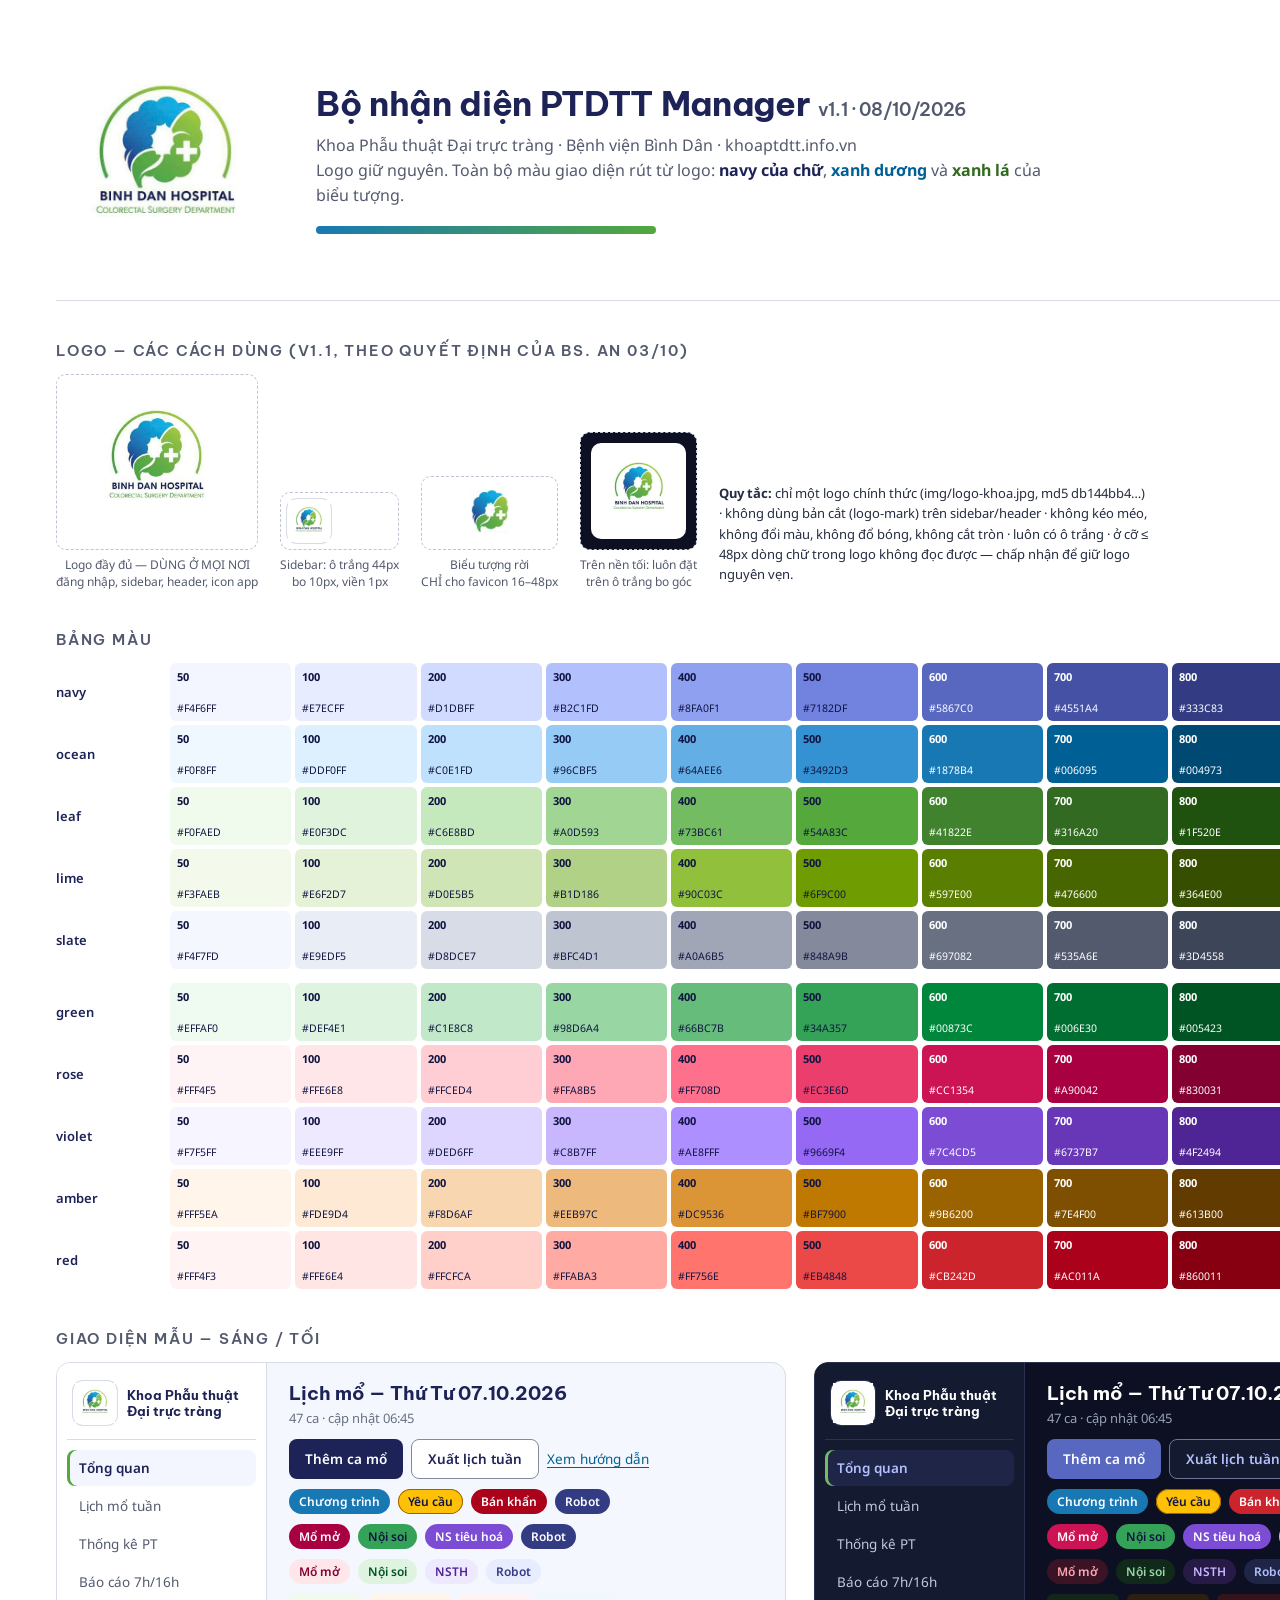
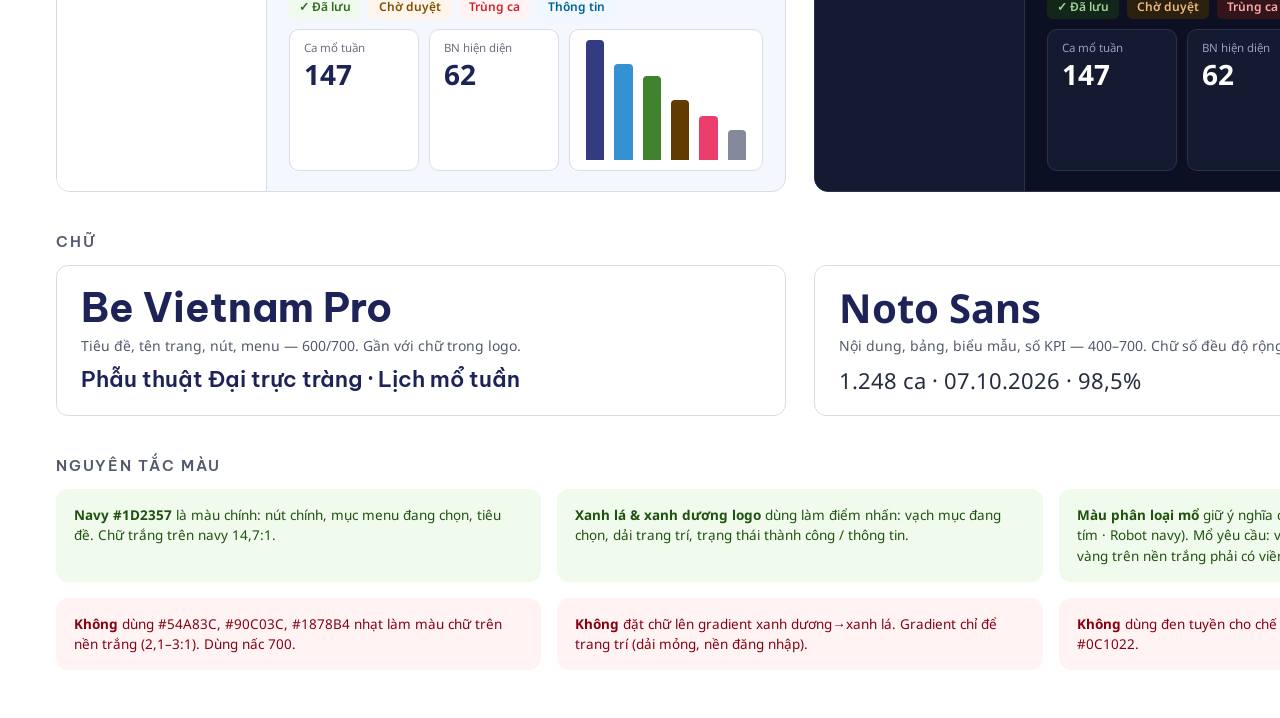
<file: docs/brand/tools/brand-board.html>
<!doctype html><html><head><meta charset="utf-8">
<link rel="stylesheet" href="../css/fonts.css"><link rel="stylesheet" href="../css/tokens.css"><link rel="stylesheet" href="../css/variables.css">
<style>
*{box-sizing:border-box} body{margin:0;font-family:var(--font-body);background:#fff;color:#262D40;width:1600px}
.wrap{padding:48px 56px} h1,h2,h3,.t1,.disp{font-family:var(--font-display)}
h1{font-size:34px;margin:0;color:#1D2357;letter-spacing:-.01em} h2{font-size:15px;letter-spacing:.12em;text-transform:uppercase;color:#535A6E;margin:40px 0 14px;font-weight:600}
.hero{display:flex;gap:40px;align-items:center;border-bottom:1px solid #D8DCE7;padding-bottom:32px}
.hero img{width:220px;height:220px} .sub{color:#535A6E;font-size:16px;margin-top:8px;max-width:760px;line-height:1.55}
.strip{height:8px;border-radius:4px;background:linear-gradient(135deg, #1878B4 0%, #54A83C 100%);margin-top:18px;width:340px}
.pal{display:grid;grid-template-columns:110px repeat(11,1fr);gap:4px;align-items:stretch;margin-bottom:4px}
.pal .nm{font-size:13px;font-weight:600;color:#1D2357;display:flex;align-items:center}
.sw{height:58px;border-radius:6px;padding:6px 7px;font-size:10.5px;display:flex;flex-direction:column;justify-content:space-between} .sw b{font-size:11px}
.cols{display:grid;grid-template-columns:1fr 1fr;gap:28px}
.ui{display:flex;border:1px solid var(--border);border-radius:14px;overflow:hidden;background:var(--bg-primary);color:var(--text-primary);height:430px}
.sb{width:210px;background:var(--bg-secondary);border-right:1px solid var(--border);padding:14px 10px}
.sb-logo{display:flex;gap:10px;align-items:center;padding:4px 6px 14px;border-bottom:1px solid var(--border);margin-bottom:10px}
.plate{width:44px;height:44px;border-radius:10px;background:#fff;display:flex;align-items:center;justify-content:center;flex:none;box-shadow:0 0 0 1px var(--border)} .plate img{width:40px}
.t1{font-size:13px;font-weight:700;color:var(--text-heading);line-height:1.25}
.nav{padding:9px 12px;border-radius:8px;font-size:13.5px;color:var(--text-secondary);margin:2px 0} .nav.act{background:var(--primary-soft);color:var(--primary);font-weight:600;box-shadow:inset 3px 0 0 var(--brand-leaf)}
main{flex:1;padding:18px 22px} main h3{margin:0;font-size:19px;color:var(--text-heading)} .mut{color:var(--text-muted);font-size:13px;margin:4px 0 12px}
.row{display:flex;gap:8px;align-items:center;margin-bottom:10px;flex-wrap:wrap}
.bp{background:var(--primary-fill);color:var(--on-primary);border:0;border-radius:8px;padding:10px 16px;font:600 13.5px var(--font-body);min-height:40px}
.bs{background:var(--bg-secondary);color:var(--primary);border:1px solid var(--border-strong);border-radius:8px;padding:10px 16px;font:600 13.5px var(--font-body);min-height:40px}
.lnk{color:var(--text-link);font-size:13.5px;text-decoration:underline;text-underline-offset:3px}
.tag{font-size:12px;font-weight:600;padding:4px 10px;border-radius:999px} .st{font-size:12px;font-weight:600;padding:4px 10px;border-radius:6px}
.kpi{display:flex;gap:10px;margin-top:6px} .k{background:var(--bg-secondary);border:1px solid var(--border);border-radius:10px;padding:10px 14px;width:130px}
.kl{font-size:11.5px;color:var(--text-muted)} .kv{font-size:28px;font-weight:700;color:var(--text-heading)}
.chart{flex:1;background:var(--bg-secondary);border:1px solid var(--border);border-radius:10px;display:flex;align-items:flex-end;gap:10px;padding:10px 16px} .bar{flex:1;border-radius:4px 4px 0 0}
.type{display:grid;grid-template-columns:1fr 1fr;gap:28px} .tbox{border:1px solid #D8DCE7;border-radius:12px;padding:20px 24px}
.tbox .big{font-size:40px;font-weight:700;color:#1D2357;line-height:1.1} .tbox p{margin:6px 0 0;color:#535A6E;font-size:14px}
.num{font-family:var(--font-body);font-size:22px;color:#262D40}
.rules{display:grid;grid-template-columns:repeat(3,1fr);gap:16px} .rule{border-radius:12px;padding:16px 18px;font-size:13.5px;line-height:1.5}
.ok{background:#F0FAED;color:#1F520E} .no{background:#FFF4F3;color:#860011}
.logos{display:flex;gap:22px;align-items:flex-end} .lg{text-align:center;font-size:12px;color:#535A6E} .lg .box{border:1px dashed #BFC4D1;border-radius:10px;padding:10px;background:#fff;margin-bottom:6px}
.lg .dk{background:#0C1022} .lg .dk .inner{background:#fff;border-radius:10px;padding:6px}
</style></head><body><div class="wrap">
<div class="hero"><img src="../img/logo-khoa.png"><div><h1>Bộ nhận diện PTDTT Manager <span style="font-size:18px;color:#535A6E;font-weight:600">v1.1 · 08/10/2026</span></h1>
<div class="sub">Khoa Phẫu thuật Đại trực tràng · Bệnh viện Bình Dân · khoaptdtt.info.vn<br>Logo giữ nguyên. Toàn bộ màu giao diện rút từ logo: <b style="color:#1D2357">navy của chữ</b>, <b style="color:#006095">xanh dương</b> và <b style="color:#316A20">xanh lá</b> của biểu tượng.</div>
<div class="strip"></div></div></div>
<h2>Logo — các cách dùng (v1.1, theo quyết định của BS. An 03/10)</h2>
<div class="logos">
<div class="lg"><div class="box"><img src="../img/logo-khoa.png" width="150"></div>Logo đầy đủ — DÙNG Ở MỌI NƠI<br>đăng nhập, sidebar, header, icon app</div>
<div class="lg"><div class="box" style="padding:6px"><div style="width:44px;height:44px;border-radius:10px;background:#fff;box-shadow:0 0 0 1px #D8DCE7;display:flex;align-items:center;justify-content:center"><img src="../img/logo-khoa.png" width="42"></div></div>Sidebar: ô trắng 44px<br>bo 10px, viền 1px</div>
<div class="lg"><div class="box"><img src="../img/logo-symbol.png" width="48"></div>Biểu tượng rời<br>CHỈ cho favicon 16–48px</div>
<div class="lg"><div class="box dk"><div class="inner"><img src="../img/logo-khoa.png" width="80"></div></div>Trên nền tối: luôn đặt<br>trên ô trắng bo góc</div>
<div class="lg" style="text-align:left;max-width:430px;font-size:13px;line-height:1.55;color:#262D40;padding-bottom:6px">
<b>Quy tắc:</b> chỉ một logo chính thức (img/logo-khoa.jpg, md5 db144bb4…) · không dùng bản cắt (logo-mark) trên sidebar/header · không kéo méo, không đổi màu, không đổ bóng, không cắt tròn · luôn có ô trắng · ở cỡ ≤ 48px dòng chữ trong logo không đọc được — chấp nhận để giữ logo nguyên vẹn.</div></div>
<h2>Bảng màu</h2>
<div class="pal"><div class="nm">navy</div><div class="sw" style="background:#F4F6FF;color:#111542"><b>50</b><span>#F4F6FF</span></div><div class="sw" style="background:#E7ECFF;color:#111542"><b>100</b><span>#E7ECFF</span></div><div class="sw" style="background:#D1DBFF;color:#111542"><b>200</b><span>#D1DBFF</span></div><div class="sw" style="background:#B2C1FD;color:#111542"><b>300</b><span>#B2C1FD</span></div><div class="sw" style="background:#8FA0F1;color:#111542"><b>400</b><span>#8FA0F1</span></div><div class="sw" style="background:#7182DF;color:#111542"><b>500</b><span>#7182DF</span></div><div class="sw" style="background:#5867C0;color:#fff"><b>600</b><span>#5867C0</span></div><div class="sw" style="background:#4551A4;color:#fff"><b>700</b><span>#4551A4</span></div><div class="sw" style="background:#333C83;color:#fff"><b>800</b><span>#333C83</span></div><div class="sw" style="background:#1D2357;color:#fff"><b>900</b><span>#1D2357</span></div><div class="sw" style="background:#111542;color:#fff"><b>950</b><span>#111542</span></div></div><div class="pal"><div class="nm">ocean</div><div class="sw" style="background:#F0F8FF;color:#111542"><b>50</b><span>#F0F8FF</span></div><div class="sw" style="background:#DDF0FF;color:#111542"><b>100</b><span>#DDF0FF</span></div><div class="sw" style="background:#C0E1FD;color:#111542"><b>200</b><span>#C0E1FD</span></div><div class="sw" style="background:#96CBF5;color:#111542"><b>300</b><span>#96CBF5</span></div><div class="sw" style="background:#64AEE6;color:#111542"><b>400</b><span>#64AEE6</span></div><div class="sw" style="background:#3492D3;color:#111542"><b>500</b><span>#3492D3</span></div><div class="sw" style="background:#1878B4;color:#fff"><b>600</b><span>#1878B4</span></div><div class="sw" style="background:#006095;color:#fff"><b>700</b><span>#006095</span></div><div class="sw" style="background:#004973;color:#fff"><b>800</b><span>#004973</span></div><div class="sw" style="background:#00314F;color:#fff"><b>900</b><span>#00314F</span></div><div class="sw" style="background:#001E33;color:#fff"><b>950</b><span>#001E33</span></div></div><div class="pal"><div class="nm">leaf</div><div class="sw" style="background:#F0FAED;color:#111542"><b>50</b><span>#F0FAED</span></div><div class="sw" style="background:#E0F3DC;color:#111542"><b>100</b><span>#E0F3DC</span></div><div class="sw" style="background:#C6E8BD;color:#111542"><b>200</b><span>#C6E8BD</span></div><div class="sw" style="background:#A0D593;color:#111542"><b>300</b><span>#A0D593</span></div><div class="sw" style="background:#73BC61;color:#111542"><b>400</b><span>#73BC61</span></div><div class="sw" style="background:#54A83C;color:#111542"><b>500</b><span>#54A83C</span></div><div class="sw" style="background:#41822E;color:#fff"><b>600</b><span>#41822E</span></div><div class="sw" style="background:#316A20;color:#fff"><b>700</b><span>#316A20</span></div><div class="sw" style="background:#1F520E;color:#fff"><b>800</b><span>#1F520E</span></div><div class="sw" style="background:#0D3800;color:#fff"><b>900</b><span>#0D3800</span></div><div class="sw" style="background:#062300;color:#fff"><b>950</b><span>#062300</span></div></div><div class="pal"><div class="nm">lime</div><div class="sw" style="background:#F3FAEB;color:#111542"><b>50</b><span>#F3FAEB</span></div><div class="sw" style="background:#E6F2D7;color:#111542"><b>100</b><span>#E6F2D7</span></div><div class="sw" style="background:#D0E5B5;color:#111542"><b>200</b><span>#D0E5B5</span></div><div class="sw" style="background:#B1D186;color:#111542"><b>300</b><span>#B1D186</span></div><div class="sw" style="background:#90C03C;color:#111542"><b>400</b><span>#90C03C</span></div><div class="sw" style="background:#6F9C00;color:#111542"><b>500</b><span>#6F9C00</span></div><div class="sw" style="background:#597E00;color:#fff"><b>600</b><span>#597E00</span></div><div class="sw" style="background:#476600;color:#fff"><b>700</b><span>#476600</span></div><div class="sw" style="background:#364E00;color:#fff"><b>800</b><span>#364E00</span></div><div class="sw" style="background:#233400;color:#fff"><b>900</b><span>#233400</span></div><div class="sw" style="background:#142000;color:#fff"><b>950</b><span>#142000</span></div></div><div class="pal"><div class="nm">slate</div><div class="sw" style="background:#F4F7FD;color:#111542"><b>50</b><span>#F4F7FD</span></div><div class="sw" style="background:#E9EDF5;color:#111542"><b>100</b><span>#E9EDF5</span></div><div class="sw" style="background:#D8DCE7;color:#111542"><b>200</b><span>#D8DCE7</span></div><div class="sw" style="background:#BFC4D1;color:#111542"><b>300</b><span>#BFC4D1</span></div><div class="sw" style="background:#A0A6B5;color:#111542"><b>400</b><span>#A0A6B5</span></div><div class="sw" style="background:#848A9B;color:#111542"><b>500</b><span>#848A9B</span></div><div class="sw" style="background:#697082;color:#fff"><b>600</b><span>#697082</span></div><div class="sw" style="background:#535A6E;color:#fff"><b>700</b><span>#535A6E</span></div><div class="sw" style="background:#3D4558;color:#fff"><b>800</b><span>#3D4558</span></div><div class="sw" style="background:#262D40;color:#fff"><b>900</b><span>#262D40</span></div><div class="sw" style="background:#151B2C;color:#fff"><b>950</b><span>#151B2C</span></div></div>
<div style="height:10px"></div>
<div class="pal"><div class="nm">green</div><div class="sw" style="background:#EFFAF0;color:#111542"><b>50</b><span>#EFFAF0</span></div><div class="sw" style="background:#DEF4E1;color:#111542"><b>100</b><span>#DEF4E1</span></div><div class="sw" style="background:#C1E8C8;color:#111542"><b>200</b><span>#C1E8C8</span></div><div class="sw" style="background:#98D6A4;color:#111542"><b>300</b><span>#98D6A4</span></div><div class="sw" style="background:#66BC7B;color:#111542"><b>400</b><span>#66BC7B</span></div><div class="sw" style="background:#34A357;color:#111542"><b>500</b><span>#34A357</span></div><div class="sw" style="background:#00873C;color:#fff"><b>600</b><span>#00873C</span></div><div class="sw" style="background:#006E30;color:#fff"><b>700</b><span>#006E30</span></div><div class="sw" style="background:#005423;color:#fff"><b>800</b><span>#005423</span></div><div class="sw" style="background:#003915;color:#fff"><b>900</b><span>#003915</span></div><div class="sw" style="background:#00230B;color:#fff"><b>950</b><span>#00230B</span></div></div><div class="pal"><div class="nm">rose</div><div class="sw" style="background:#FFF4F5;color:#111542"><b>50</b><span>#FFF4F5</span></div><div class="sw" style="background:#FFE6E8;color:#111542"><b>100</b><span>#FFE6E8</span></div><div class="sw" style="background:#FFCED4;color:#111542"><b>200</b><span>#FFCED4</span></div><div class="sw" style="background:#FFA8B5;color:#111542"><b>300</b><span>#FFA8B5</span></div><div class="sw" style="background:#FF708D;color:#111542"><b>400</b><span>#FF708D</span></div><div class="sw" style="background:#EC3E6D;color:#111542"><b>500</b><span>#EC3E6D</span></div><div class="sw" style="background:#CC1354;color:#fff"><b>600</b><span>#CC1354</span></div><div class="sw" style="background:#A90042;color:#fff"><b>700</b><span>#A90042</span></div><div class="sw" style="background:#830031;color:#fff"><b>800</b><span>#830031</span></div><div class="sw" style="background:#5A0020;color:#fff"><b>900</b><span>#5A0020</span></div><div class="sw" style="background:#3B0012;color:#fff"><b>950</b><span>#3B0012</span></div></div><div class="pal"><div class="nm">violet</div><div class="sw" style="background:#F7F5FF;color:#111542"><b>50</b><span>#F7F5FF</span></div><div class="sw" style="background:#EEE9FF;color:#111542"><b>100</b><span>#EEE9FF</span></div><div class="sw" style="background:#DED6FF;color:#111542"><b>200</b><span>#DED6FF</span></div><div class="sw" style="background:#C8B7FF;color:#111542"><b>300</b><span>#C8B7FF</span></div><div class="sw" style="background:#AE8FFF;color:#111542"><b>400</b><span>#AE8FFF</span></div><div class="sw" style="background:#9669F4;color:#111542"><b>500</b><span>#9669F4</span></div><div class="sw" style="background:#7C4CD5;color:#fff"><b>600</b><span>#7C4CD5</span></div><div class="sw" style="background:#6737B7;color:#fff"><b>700</b><span>#6737B7</span></div><div class="sw" style="background:#4F2494;color:#fff"><b>800</b><span>#4F2494</span></div><div class="sw" style="background:#370C6F;color:#fff"><b>900</b><span>#370C6F</span></div><div class="sw" style="background:#23024C;color:#fff"><b>950</b><span>#23024C</span></div></div><div class="pal"><div class="nm">amber</div><div class="sw" style="background:#FFF5EA;color:#111542"><b>50</b><span>#FFF5EA</span></div><div class="sw" style="background:#FDE9D4;color:#111542"><b>100</b><span>#FDE9D4</span></div><div class="sw" style="background:#F8D6AF;color:#111542"><b>200</b><span>#F8D6AF</span></div><div class="sw" style="background:#EEB97C;color:#111542"><b>300</b><span>#EEB97C</span></div><div class="sw" style="background:#DC9536;color:#111542"><b>400</b><span>#DC9536</span></div><div class="sw" style="background:#BF7900;color:#111542"><b>500</b><span>#BF7900</span></div><div class="sw" style="background:#9B6200;color:#fff"><b>600</b><span>#9B6200</span></div><div class="sw" style="background:#7E4F00;color:#fff"><b>700</b><span>#7E4F00</span></div><div class="sw" style="background:#613B00;color:#fff"><b>800</b><span>#613B00</span></div><div class="sw" style="background:#422700;color:#fff"><b>900</b><span>#422700</span></div><div class="sw" style="background:#2A1700;color:#fff"><b>950</b><span>#2A1700</span></div></div><div class="pal"><div class="nm">red</div><div class="sw" style="background:#FFF4F3;color:#111542"><b>50</b><span>#FFF4F3</span></div><div class="sw" style="background:#FFE6E4;color:#111542"><b>100</b><span>#FFE6E4</span></div><div class="sw" style="background:#FFCFCA;color:#111542"><b>200</b><span>#FFCFCA</span></div><div class="sw" style="background:#FFABA3;color:#111542"><b>300</b><span>#FFABA3</span></div><div class="sw" style="background:#FF756E;color:#111542"><b>400</b><span>#FF756E</span></div><div class="sw" style="background:#EB4848;color:#111542"><b>500</b><span>#EB4848</span></div><div class="sw" style="background:#CB242D;color:#fff"><b>600</b><span>#CB242D</span></div><div class="sw" style="background:#AC011A;color:#fff"><b>700</b><span>#AC011A</span></div><div class="sw" style="background:#860011;color:#fff"><b>800</b><span>#860011</span></div><div class="sw" style="background:#5C0009;color:#fff"><b>900</b><span>#5C0009</span></div><div class="sw" style="background:#3C0004;color:#fff"><b>950</b><span>#3C0004</span></div></div>
<h2>Giao diện mẫu — sáng / tối</h2>
<div class="cols"><div class="ui" data-theme="light">
  <aside class="sb"><div class="sb-logo"><div class="plate"><img src="../img/logo-khoa.png"></div><div><div class="t1">Khoa Phẫu thuật</div><div class="t1">Đại trực tràng</div></div></div>
   <div class="nav act">Tổng quan</div><div class="nav">Lịch mổ tuần</div><div class="nav">Thống kê PT</div><div class="nav">Báo cáo 7h/16h</div></aside>
  <main><h3>Lịch mổ — Thứ Tư 07.10.2026</h3><p class="mut">47 ca · cập nhật 06:45</p>
   <div class="row"><button class="bp">Thêm ca mổ</button><button class="bs">Xuất lịch tuần</button><a class="lnk">Xem hướng dẫn</a></div>
   <div class="row"><span class="tag" style="background:#1878B4;color:#FFFFFF">Chương trình</span><span class="tag" style="background:#FFC107;color:#111542;box-shadow:inset 0 0 0 1px #9B6200">Yêu cầu</span><span class="tag" style="background:#AC011A;color:#FFFFFF">Bán khẩn</span><span class="tag" style="background:#333C83;color:#FFFFFF">Robot</span></div>
   <div class="row"><span class="tag" style="background:#A90042;color:#FFFFFF">Mổ mở</span><span class="tag" style="background:#34A357;color:#111542">Nội soi</span><span class="tag" style="background:#7C4CD5;color:#FFFFFF">NS tiêu hoá</span><span class="tag" style="background:#333C83;color:#FFFFFF">Robot</span></div>
   <div class="row"><span class="tag" style="background:#FFE6E8;color:#830031">Mổ mở</span><span class="tag" style="background:#DEF4E1;color:#005423">Nội soi</span><span class="tag" style="background:#EEE9FF;color:#4F2494">NSTH</span><span class="tag" style="background:#E7ECFF;color:#333C83">Robot</span></div>
   <div class="row"><span class="st" style="background:#F0FAED;color:#316A20">✓ Đã lưu</span><span class="st" style="background:#FFF5EA;color:#7E4F00">Chờ duyệt</span><span class="st" style="background:#FFF4F3;color:#CB242D">Trùng ca</span><span class="st" style="background:#F0F8FF;color:#006095">Thông tin</span></div>
   <div class="kpi"><div class="k"><div class="kl">Ca mổ tuần</div><div class="kv">147</div></div><div class="k"><div class="kl">BN hiện diện</div><div class="kv">62</div></div><div class="chart"><div class="bar" style="height:120px;background:#333C83"></div><div class="bar" style="height:96px;background:#3492D3"></div><div class="bar" style="height:84px;background:#41822E"></div><div class="bar" style="height:60px;background:#613B00"></div><div class="bar" style="height:44px;background:#EC3E6D"></div><div class="bar" style="height:30px;background:#848A9B"></div></div></div>
  </main></div><div class="ui" data-theme="dark">
  <aside class="sb"><div class="sb-logo"><div class="plate"><img src="../img/logo-khoa.png"></div><div><div class="t1">Khoa Phẫu thuật</div><div class="t1">Đại trực tràng</div></div></div>
   <div class="nav act">Tổng quan</div><div class="nav">Lịch mổ tuần</div><div class="nav">Thống kê PT</div><div class="nav">Báo cáo 7h/16h</div></aside>
  <main><h3>Lịch mổ — Thứ Tư 07.10.2026</h3><p class="mut">47 ca · cập nhật 06:45</p>
   <div class="row"><button class="bp">Thêm ca mổ</button><button class="bs">Xuất lịch tuần</button><a class="lnk">Xem hướng dẫn</a></div>
   <div class="row"><span class="tag" style="background:#1878B4;color:#FFFFFF">Chương trình</span><span class="tag" style="background:#FFC107;color:#111542;box-shadow:inset 0 0 0 1px #9B6200">Yêu cầu</span><span class="tag" style="background:#CB242D;color:#FFFFFF">Bán khẩn</span><span class="tag" style="background:#B2C1FD;color:#111542">Robot</span></div>
   <div class="row"><span class="tag" style="background:#CC1354;color:#FFFFFF">Mổ mở</span><span class="tag" style="background:#34A357;color:#111542">Nội soi</span><span class="tag" style="background:#7C4CD5;color:#FFFFFF">NS tiêu hoá</span><span class="tag" style="background:#B2C1FD;color:#111542">Robot</span></div>
   <div class="row"><span class="tag" style="background:#3A1424;color:#FFA8B5">Mổ mở</span><span class="tag" style="background:#10291A;color:#98D6A4">Nội soi</span><span class="tag" style="background:#271A47;color:#C8B7FF">NSTH</span><span class="tag" style="background:#1E2547;color:#B2C1FD">Robot</span></div>
   <div class="row"><span class="st" style="background:#13261A;color:#A0D593">✓ Đã lưu</span><span class="st" style="background:#2B200F;color:#EEB97C">Chờ duyệt</span><span class="st" style="background:#33141A;color:#FFABA3">Trùng ca</span><span class="st" style="background:#0F2236;color:#96CBF5">Thông tin</span></div>
   <div class="kpi"><div class="k"><div class="kl">Ca mổ tuần</div><div class="kv">147</div></div><div class="k"><div class="kl">BN hiện diện</div><div class="kv">62</div></div><div class="chart"><div class="bar" style="height:120px;background:#7182DF"></div><div class="bar" style="height:96px;background:#96CBF5"></div><div class="bar" style="height:84px;background:#C6E8BD"></div><div class="bar" style="height:60px;background:#BF7900"></div><div class="bar" style="height:44px;background:#FF708D"></div><div class="bar" style="height:30px;background:#A0A6B5"></div></div></div>
  </main></div></div>
<h2>Chữ</h2>
<div class="type"><div class="tbox"><div class="big disp">Be Vietnam Pro</div><p>Tiêu đề, tên trang, nút, menu — 600/700. Gần với chữ trong logo.</p><div class="disp" style="font-size:22px;margin-top:10px;color:#1D2357;font-weight:600">Phẫu thuật Đại trực tràng · Lịch mổ tuần</div></div>
<div class="tbox"><div class="big" style="font-family:var(--font-body)">Noto Sans</div><p>Nội dung, bảng, biểu mẫu, số KPI — 400–700. Chữ số đều độ rộng sẵn (bảng số thẳng cột).</p><div class="num" style="margin-top:10px">1.248 ca · 07.10.2026 · 98,5%</div></div></div>
<h2>Nguyên tắc màu</h2>
<div class="rules"><div class="rule ok"><b>Navy #1D2357</b> là màu chính: nút chính, mục menu đang chọn, tiêu đề. Chữ trắng trên navy 14,7:1.</div>
<div class="rule ok"><b>Xanh lá & xanh dương logo</b> dùng làm điểm nhấn: vạch mục đang chọn, dải trang trí, trạng thái thành công / thông tin.</div>
<div class="rule ok"><b>Màu phân loại mổ</b> giữ ý nghĩa cũ (Mổ mở đỏ · Nội soi xanh lá · NSTH tím · Robot navy). Mổ yêu cầu: vàng #FFC107 + chữ navy; chấm/cột vàng trên nền trắng phải có viền 1px #9B6200.</div>
<div class="rule no"><b>Không</b> dùng #54A83C, #90C03C, #1878B4 nhạt làm màu chữ trên nền trắng (2,1–3:1). Dùng nấc 700.</div>
<div class="rule no"><b>Không</b> đặt chữ lên gradient xanh dương→xanh lá. Gradient chỉ để trang trí (dải mỏng, nền đăng nhập).</div>
<div class="rule no"><b>Không</b> dùng đen tuyền cho chế độ tối — nền tối là navy đậm #0C1022.</div></div>
</div></body></html>
</file>
